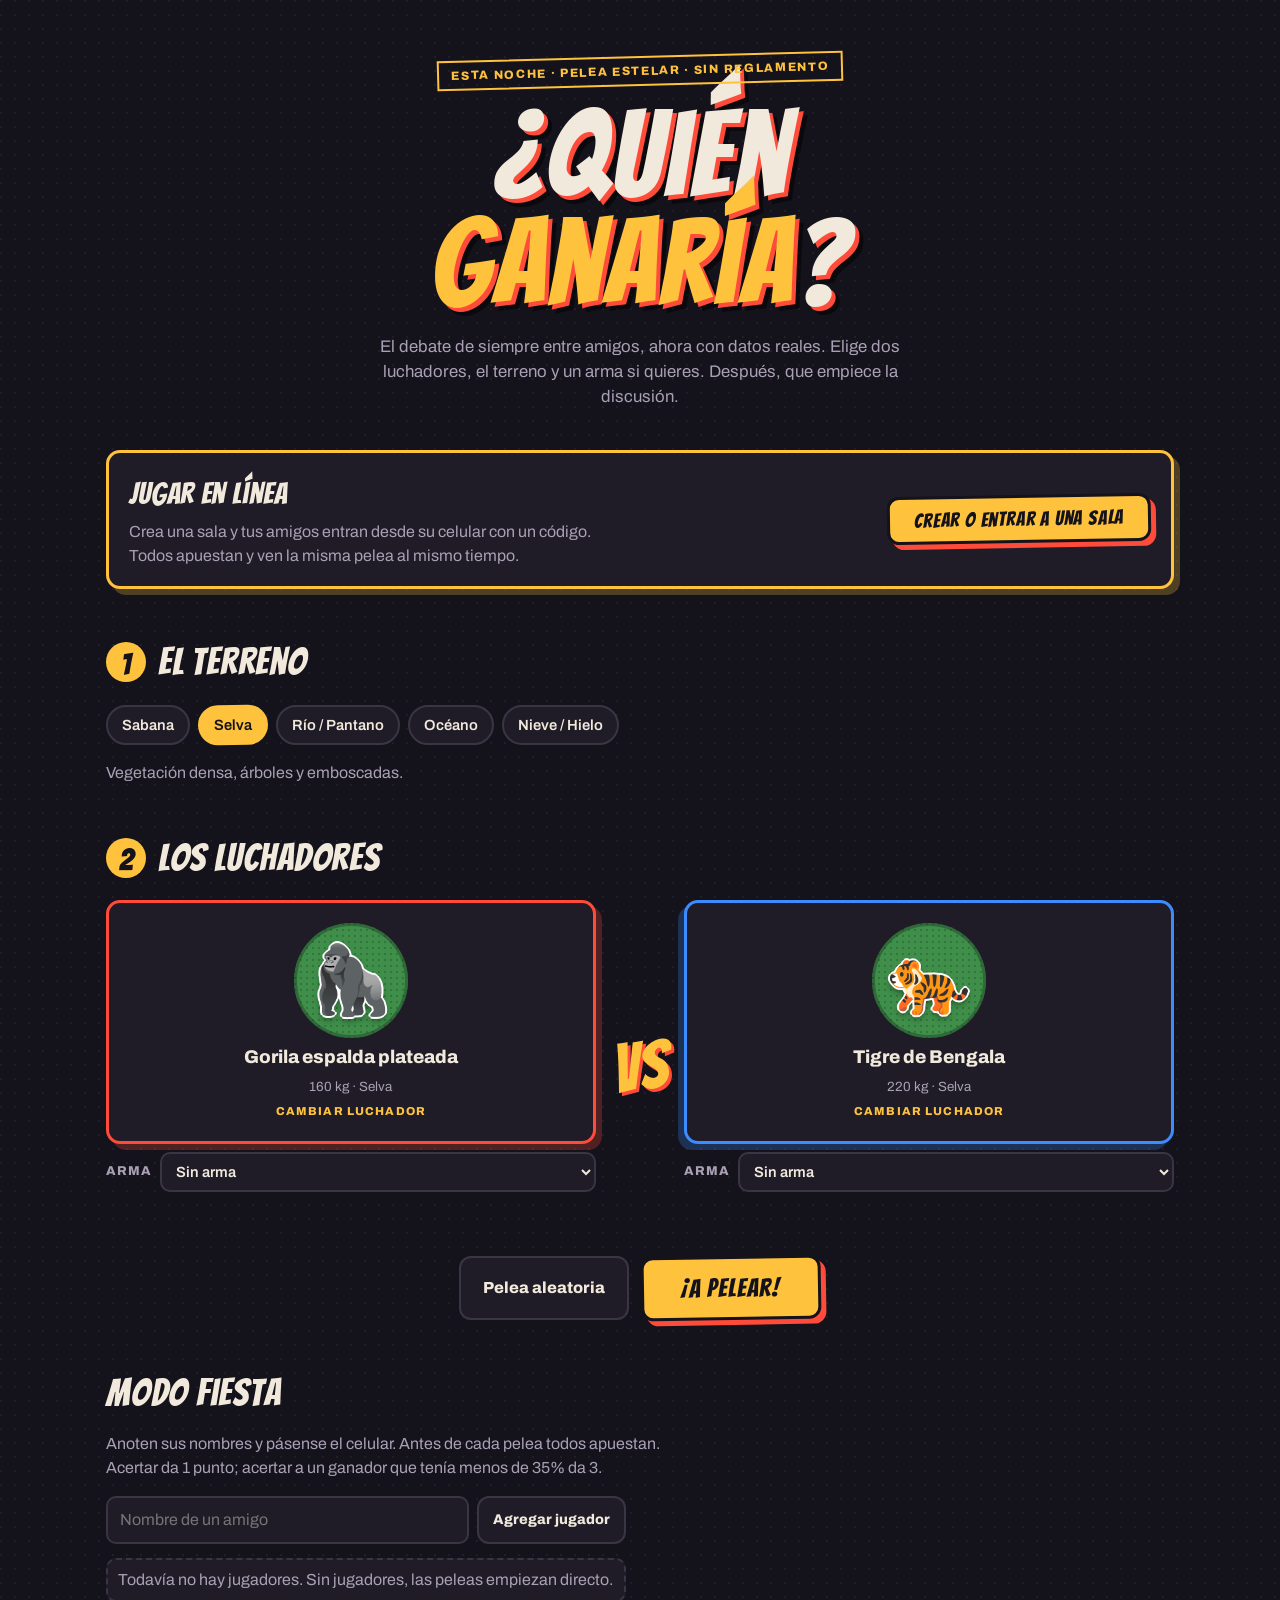
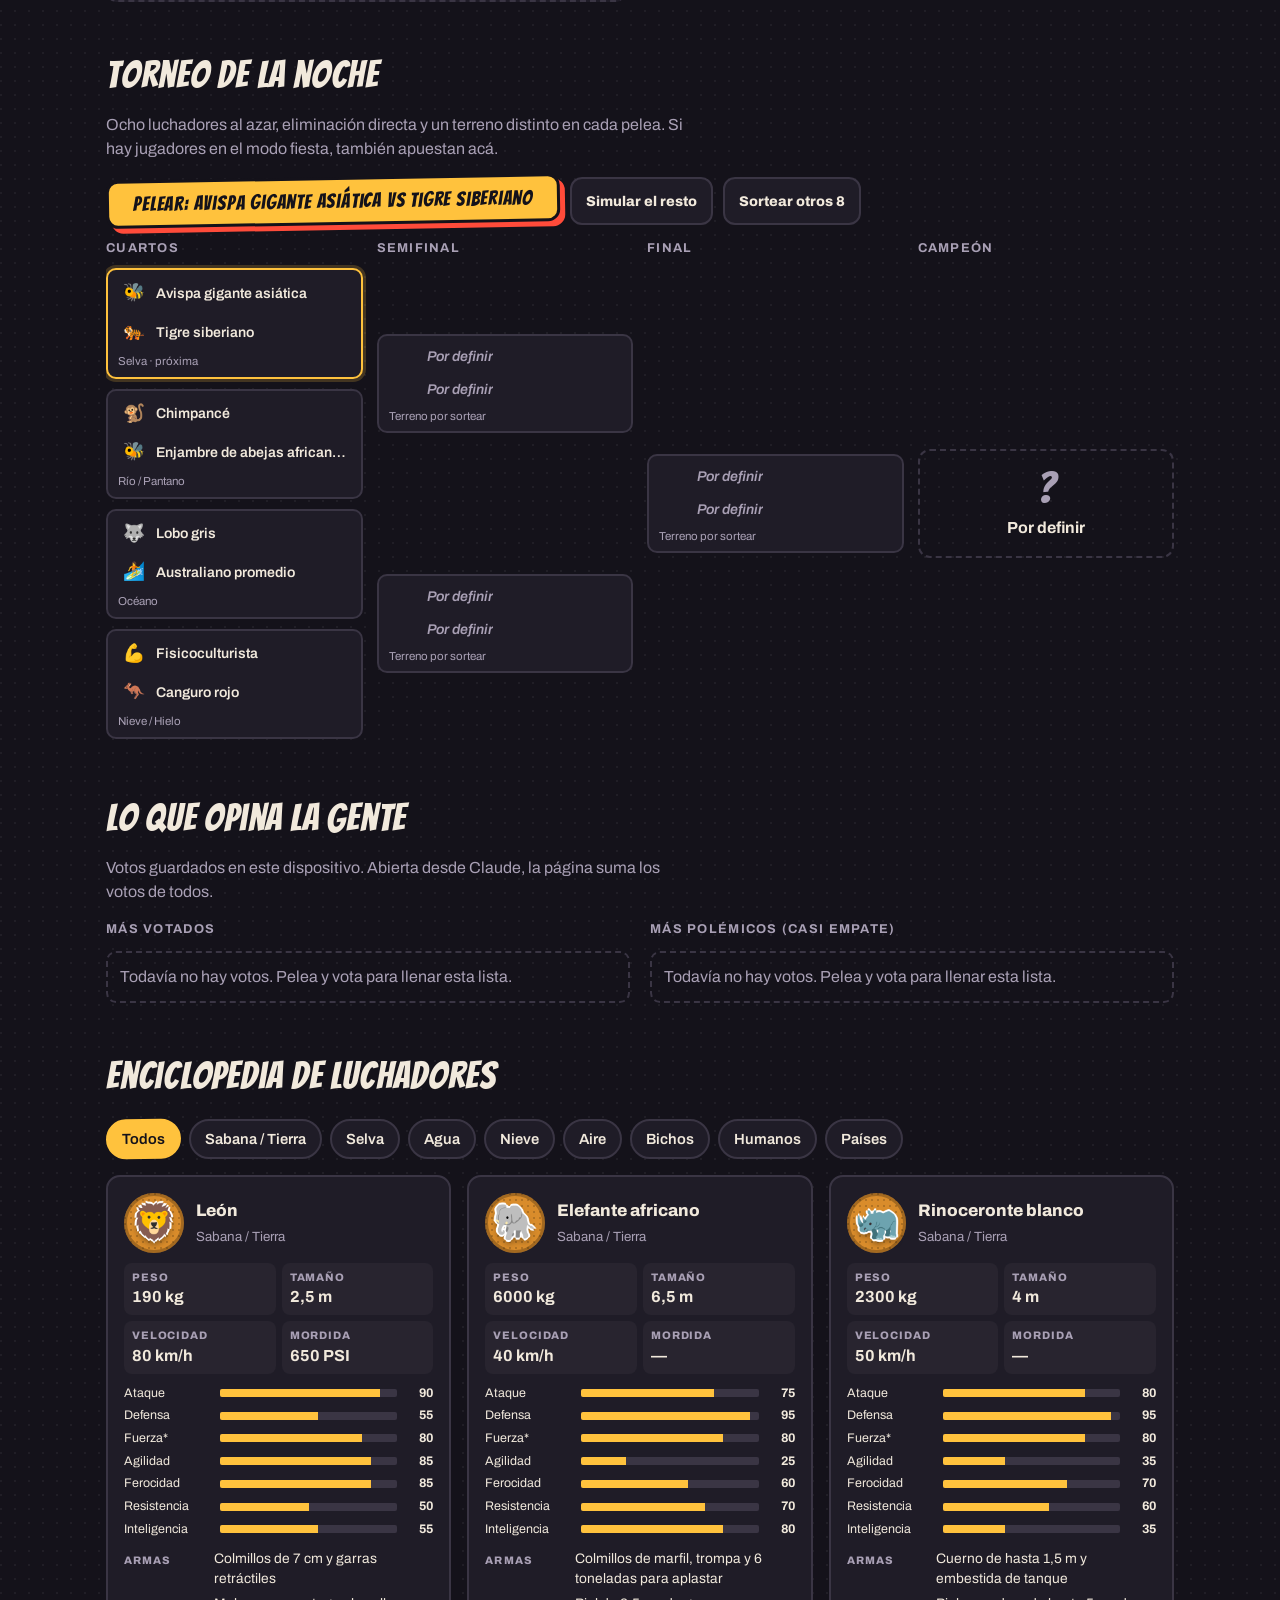
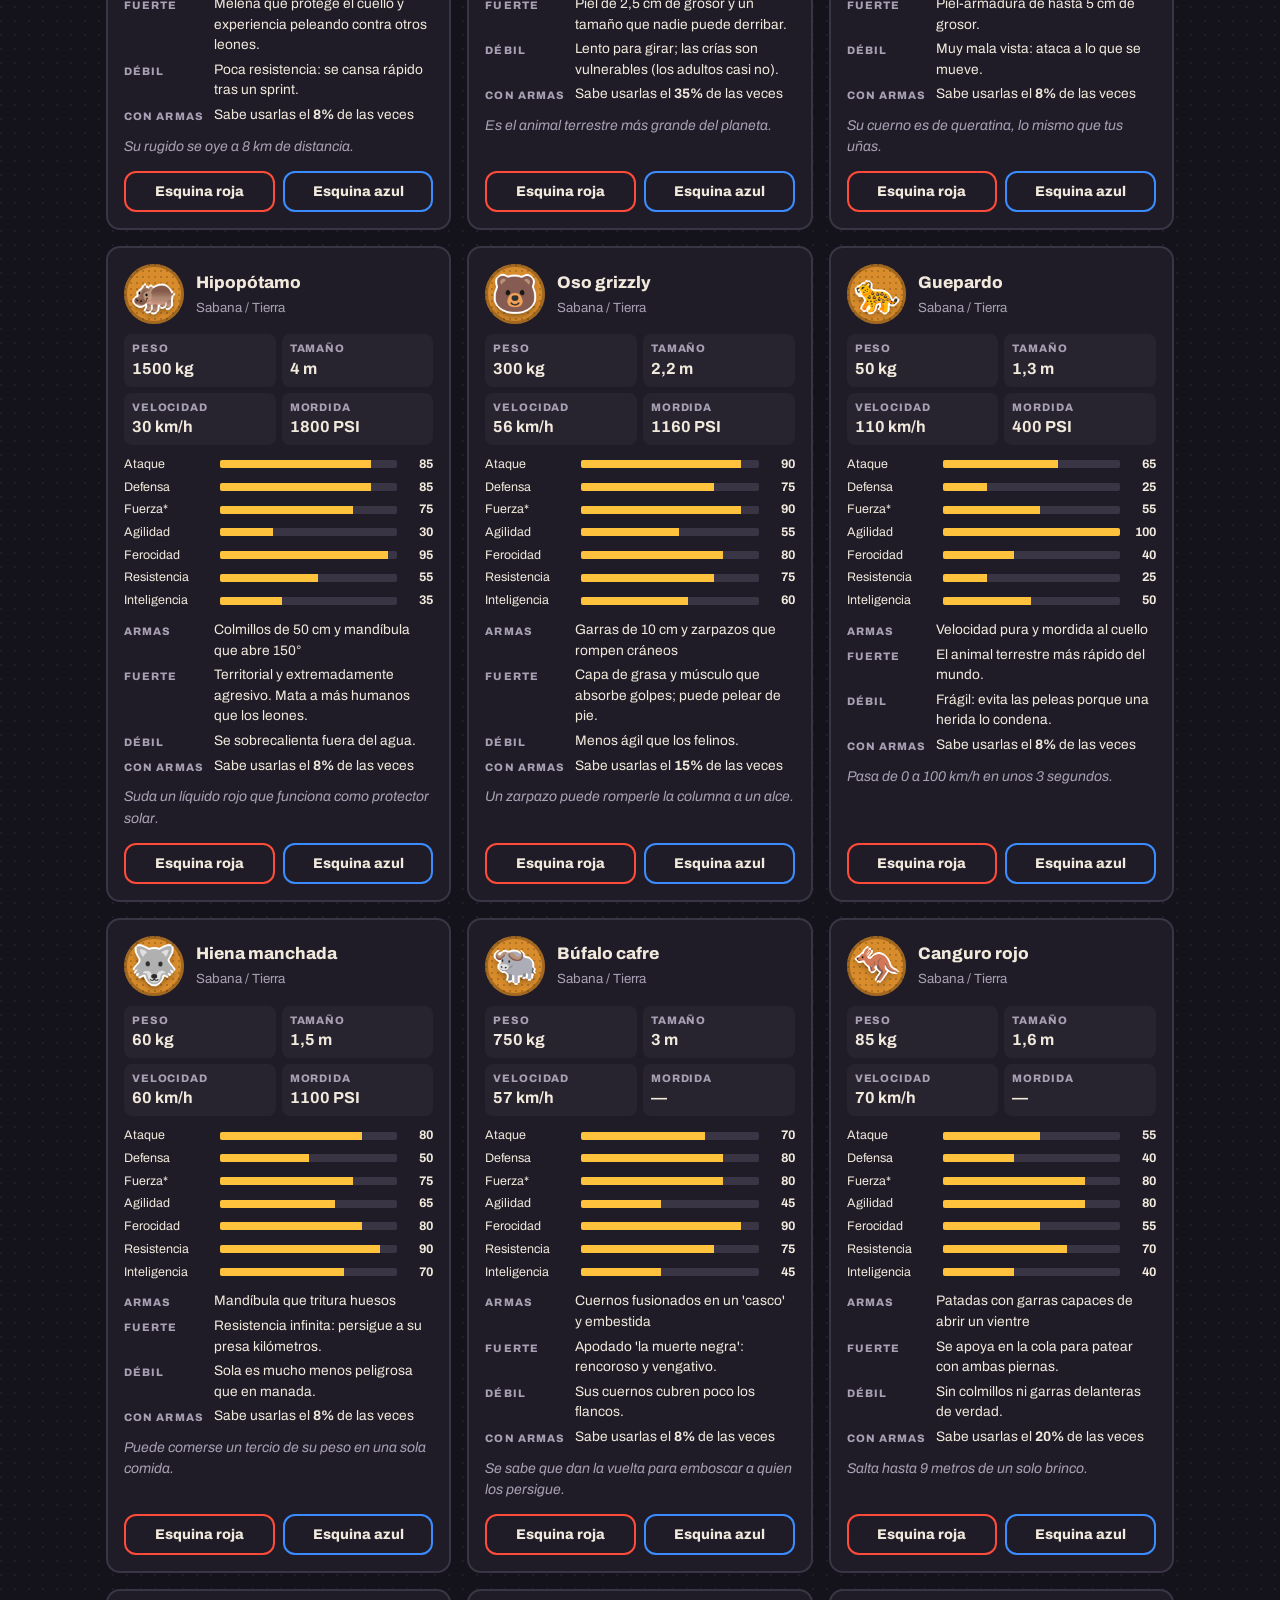
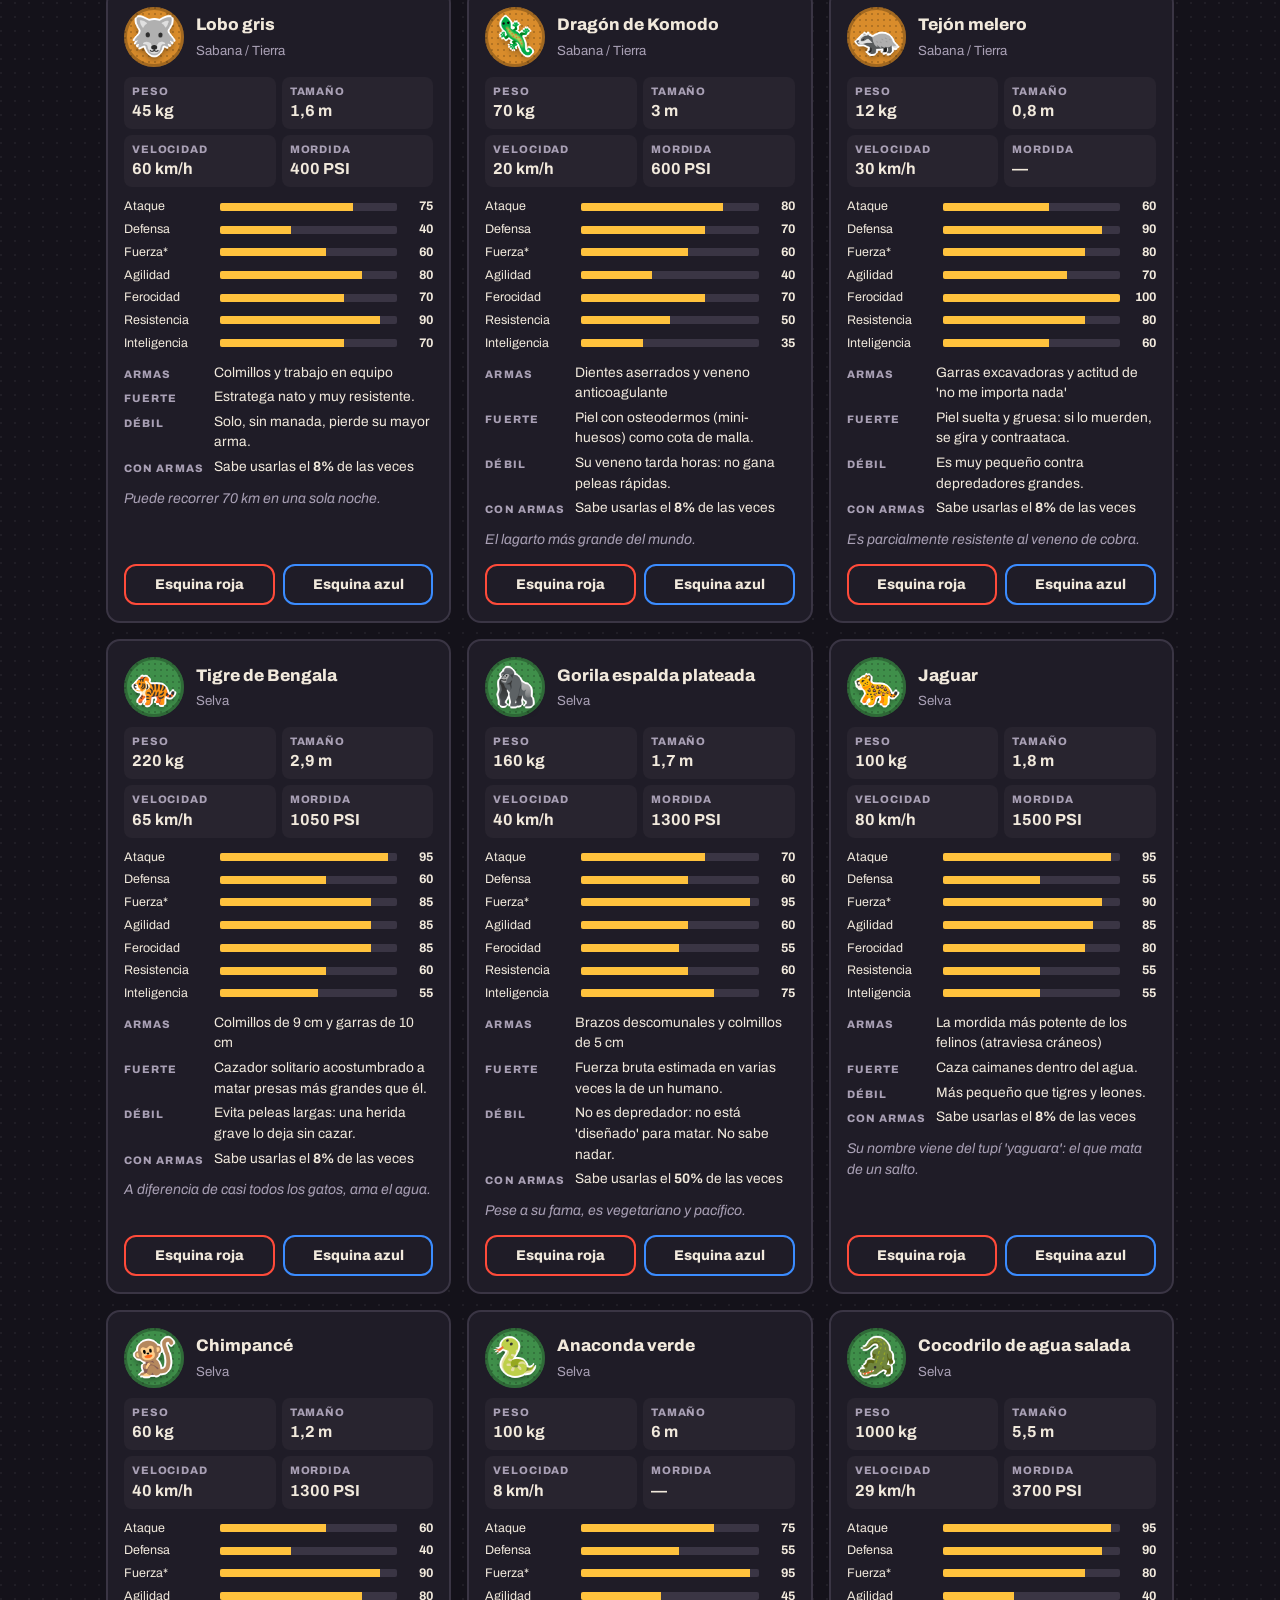
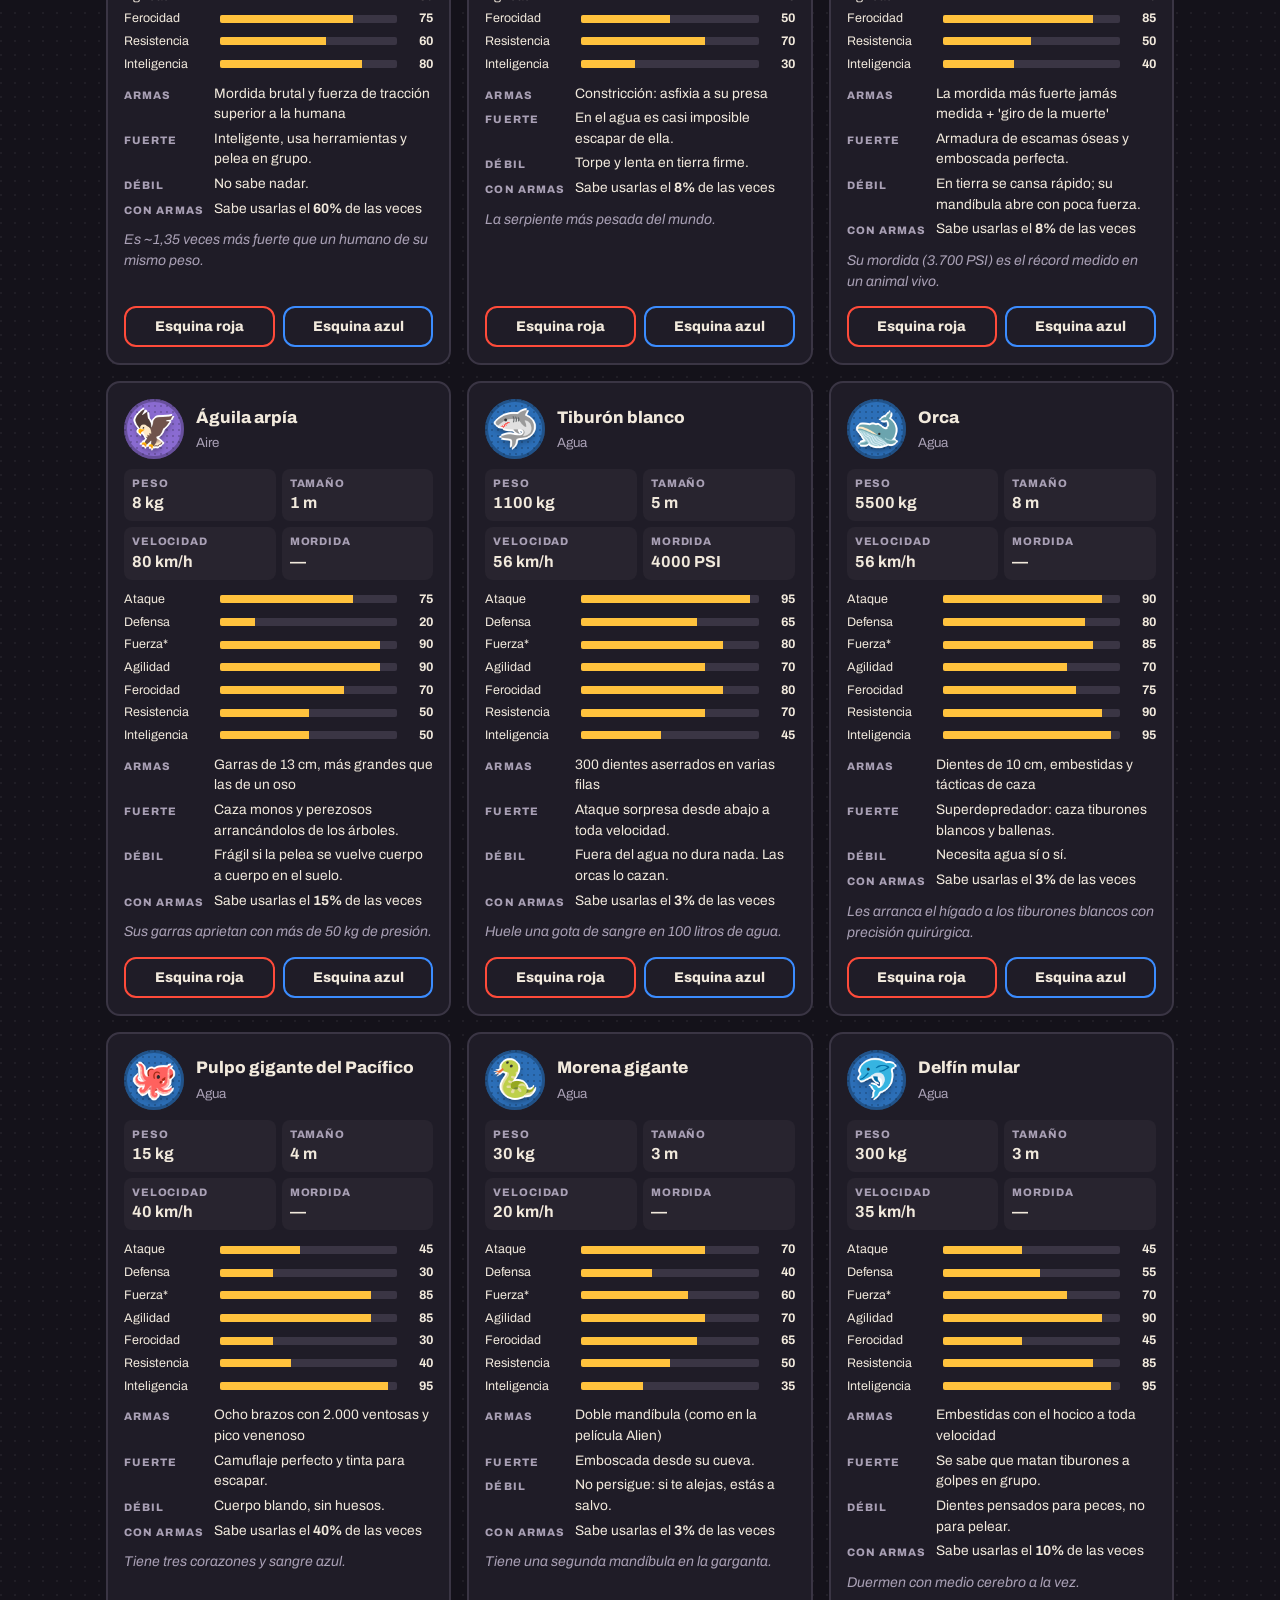
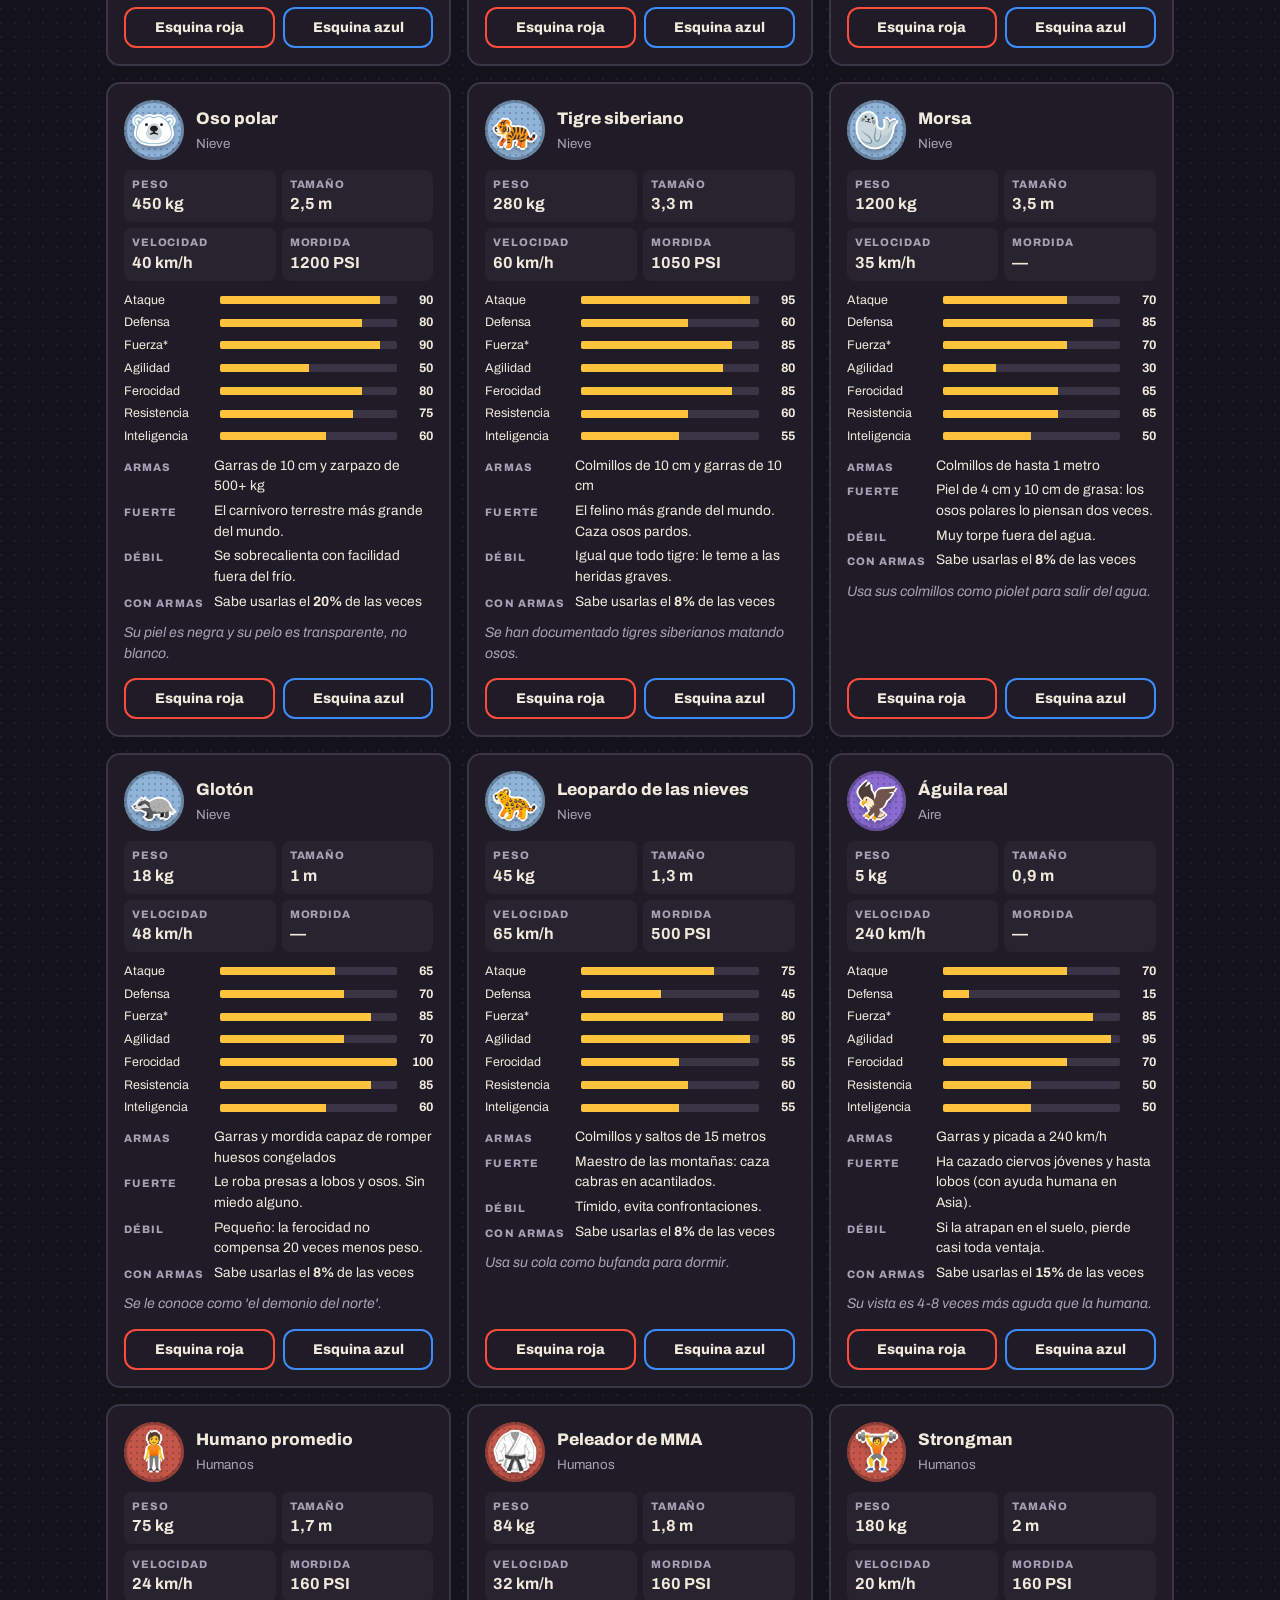
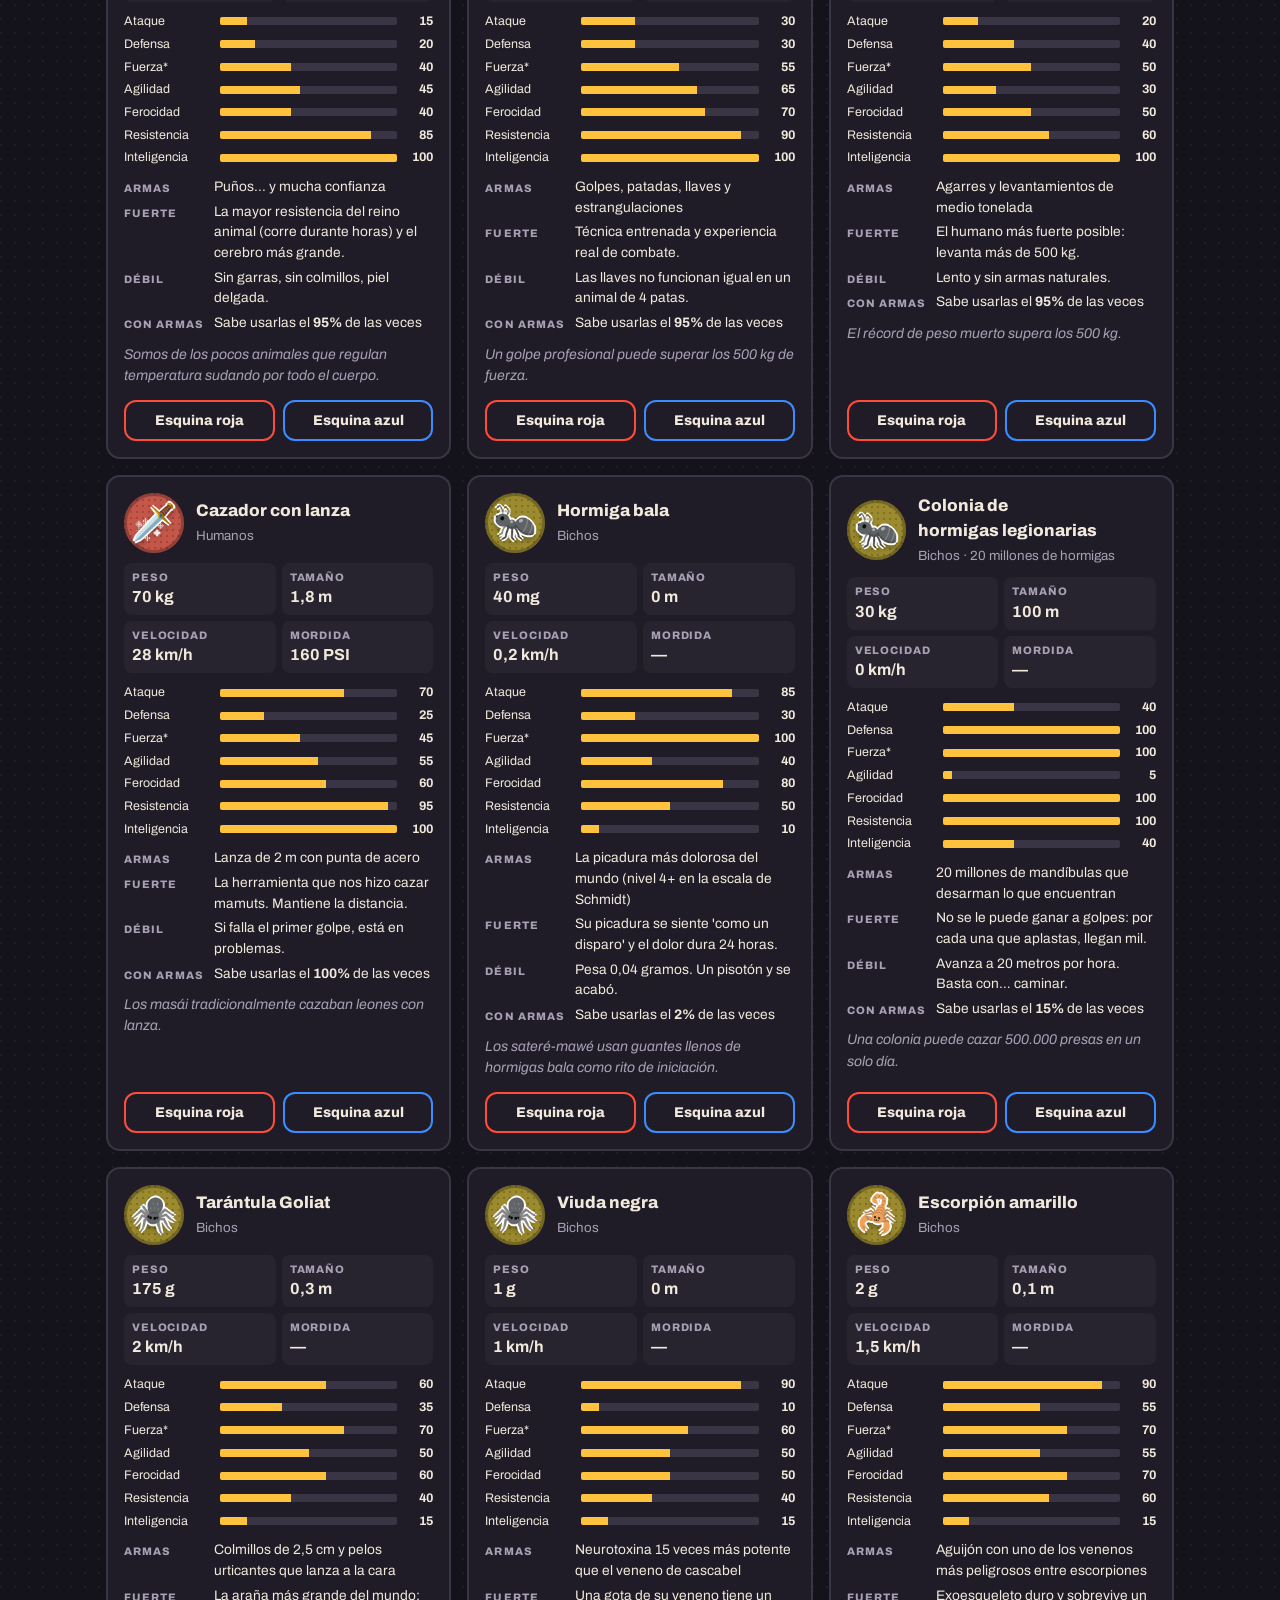
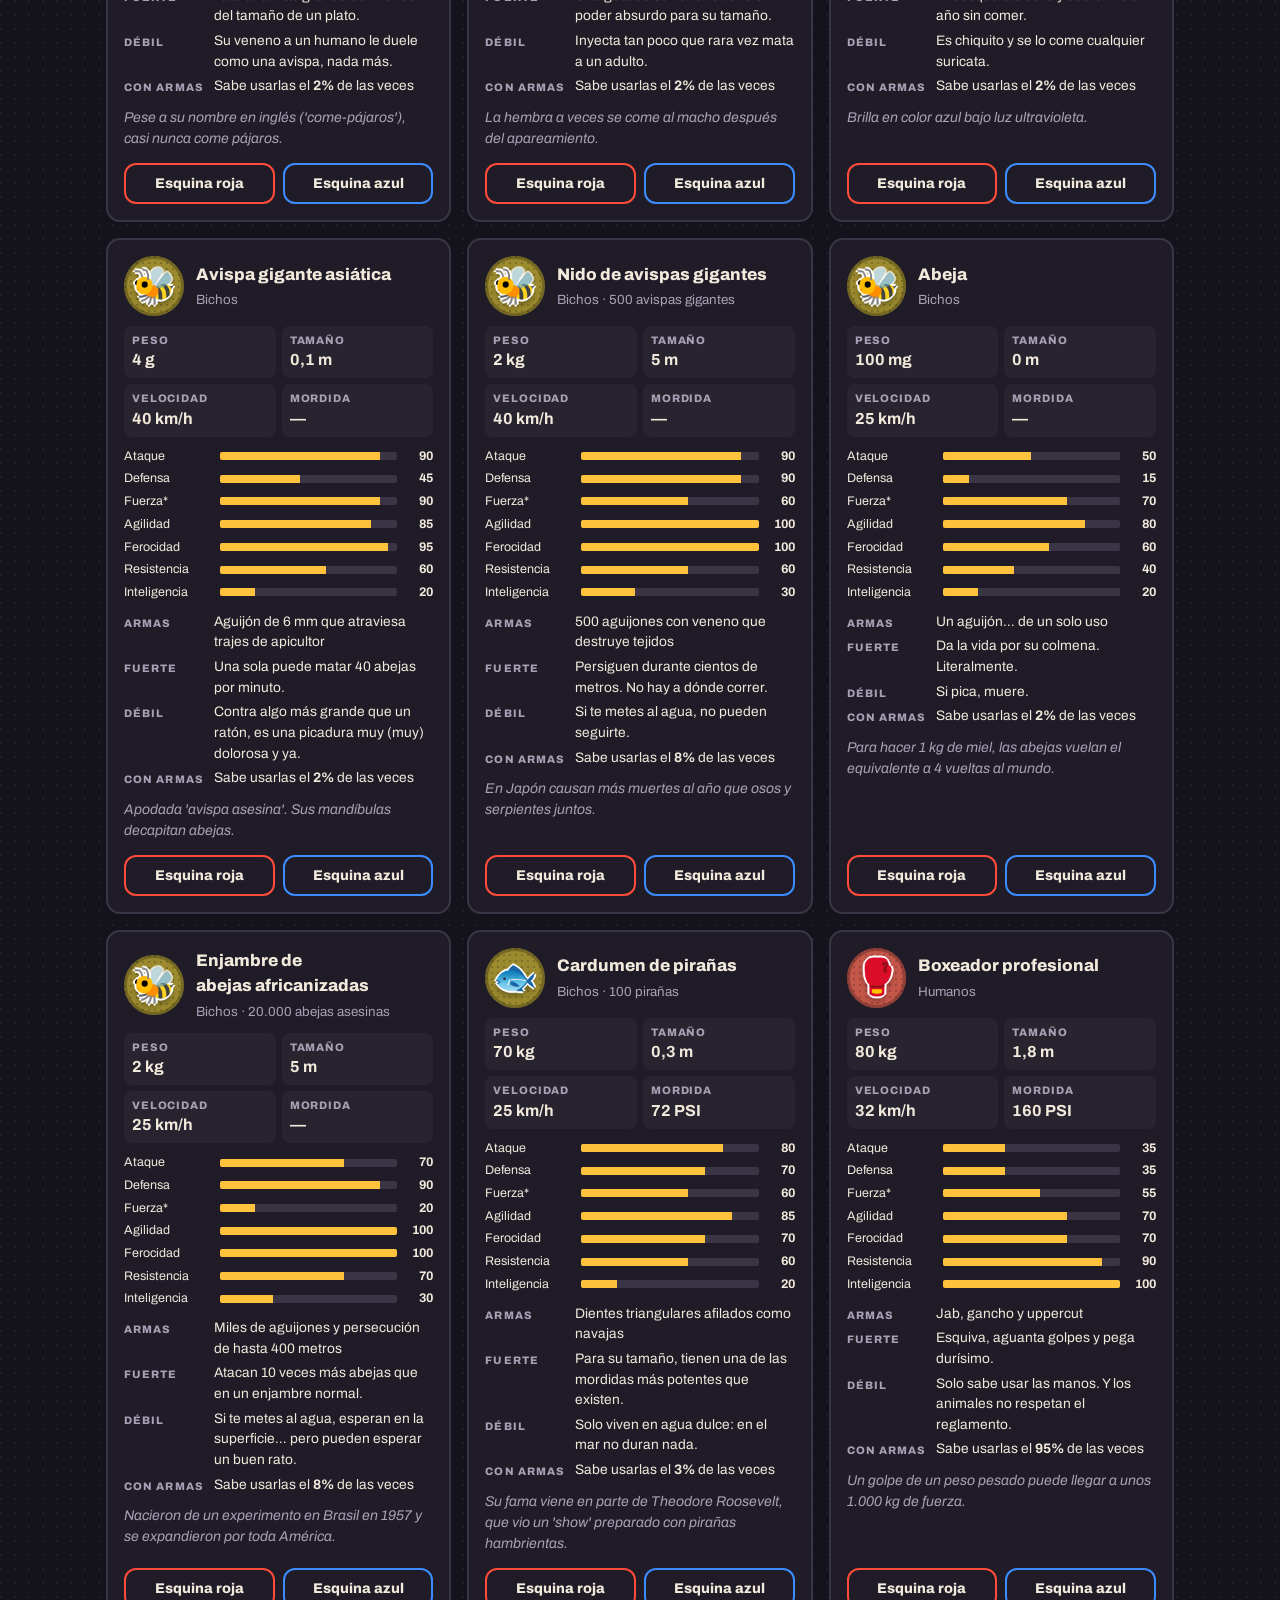
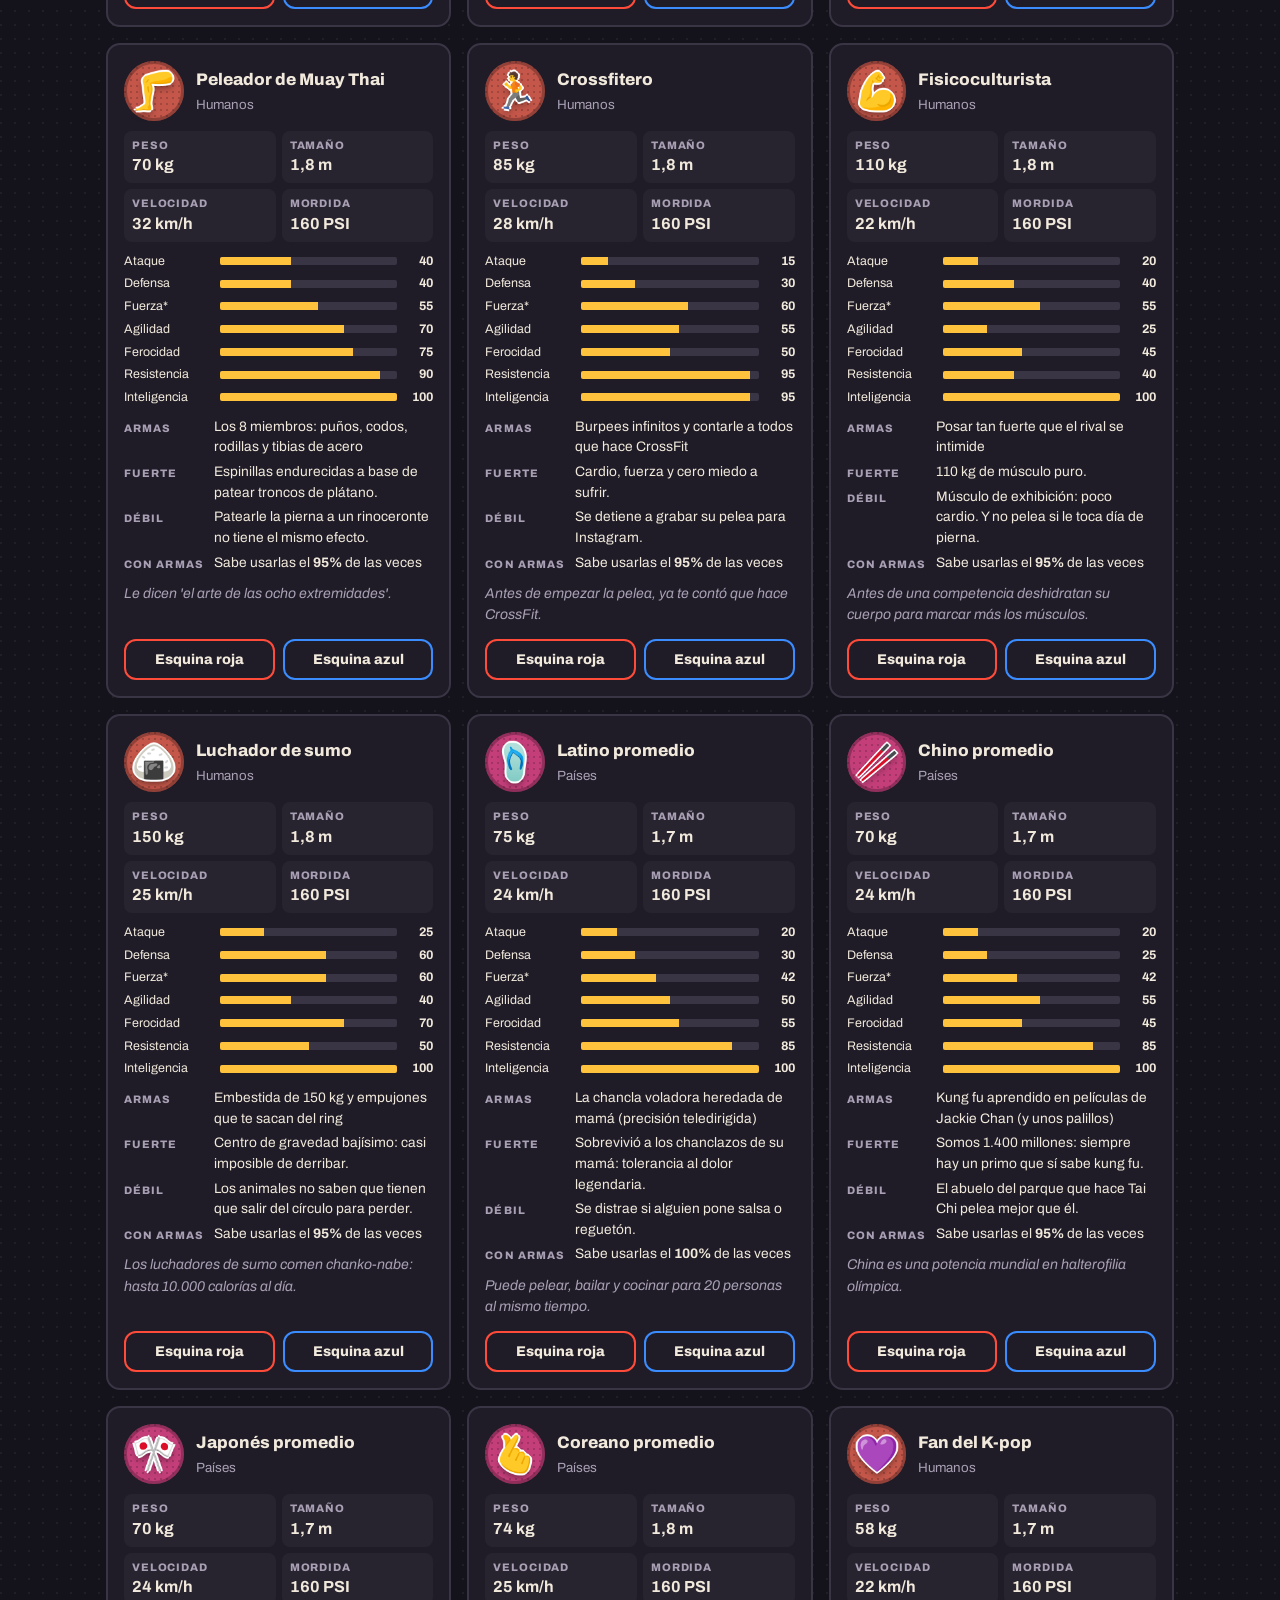
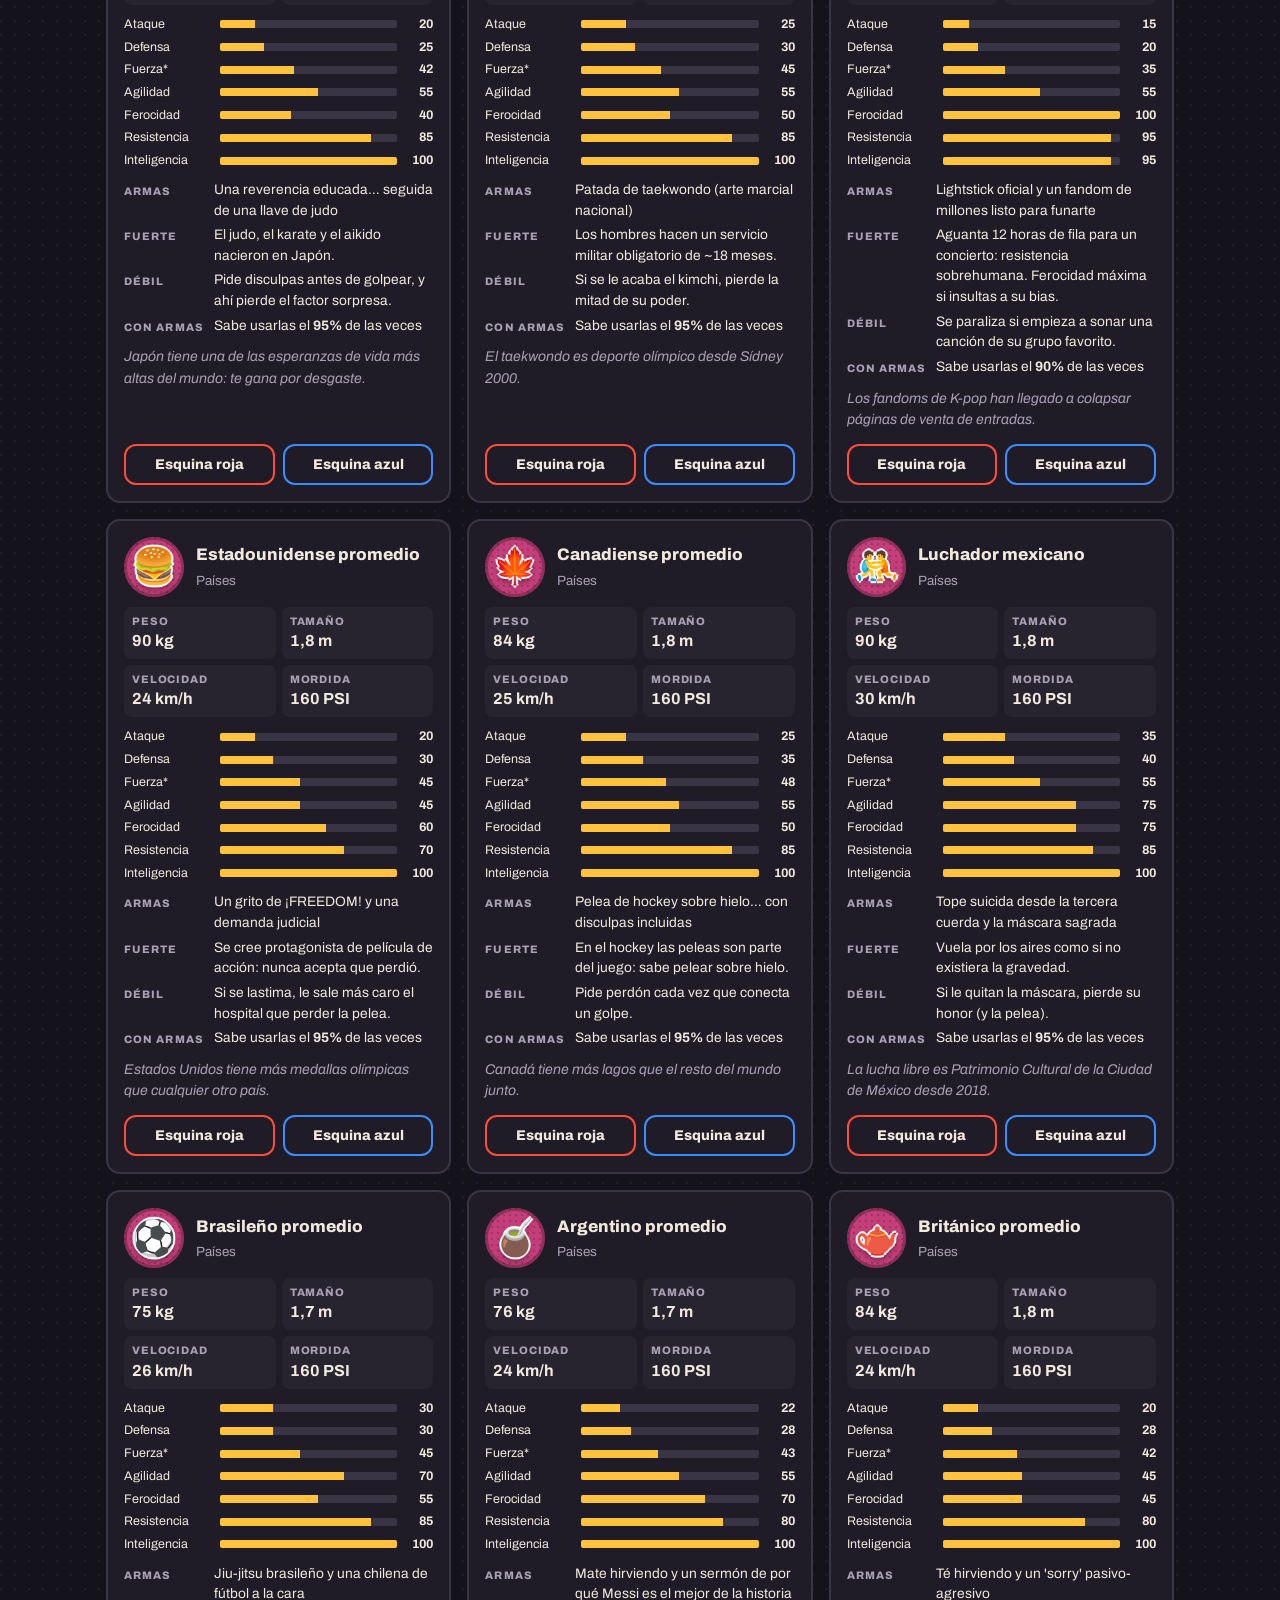
<file: index.html>
<!doctype html>
<html lang="es">
<head>
  <meta charset="utf-8" />
  <meta name="viewport" content="width=device-width, initial-scale=1" />
  <title>¿Quién Ganaría?</title>
  <meta name="description" content="El debate de siempre entre amigos: ¿quién ganaría en una pelea? Animales y humanos con estadísticas reales." />
  <link rel="preconnect" href="https://fonts.googleapis.com" />
  <link rel="preconnect" href="https://fonts.gstatic.com" crossorigin />
  <link href="https://fonts.googleapis.com/css2?family=Bangers&family=Archivo:wght@400;600;800;900&display=swap" rel="stylesheet" />
  <link rel="stylesheet" href="css/styles.css" />
</head>
<body>
  <header class="hero">
    <p class="eyebrow">Esta noche · Pelea estelar · Sin reglamento</p>
    <h1>¿Quién <span>ganaría</span>?</h1>
    <p class="lede">El debate de siempre entre amigos, ahora con datos reales. Elige dos luchadores, el terreno y un arma si quieres. Después, que empiece la discusión.</p>
  </header>

  <div class="online-wrap">
    <aside class="online-cta">
      <div>
        <h2>Jugar en línea</h2>
        <p>Crea una sala y tus amigos entran desde su celular con un código. Todos apuestan y ven la misma pelea al mismo tiempo.</p>
      </div>
      <a id="link-online" class="btn primary small" href="sala.html">Crear o entrar a una sala</a>
    </aside>
  </div>

  <main>
    <section class="arena-picker" aria-label="Elegir arena">
      <h2><span class="paso">1</span> El terreno</h2>
      <div id="arenas" class="chips"></div>
      <p id="arena-desc" class="muted"></p>
    </section>

    <section class="ring" aria-label="Luchadores">
      <h2><span class="paso">2</span> Los luchadores</h2>
      <div class="ring-grid">
        <div class="corner">
          <button class="slot" id="slot-a" data-side="a"></button>
          <label class="arma-pick">Arma <select id="arma-a" aria-label="Arma del luchador rojo"></select></label>
          <small class="arma-info" id="arma-info-a"></small>
        </div>
        <div class="vs">VS</div>
        <div class="corner">
          <button class="slot" id="slot-b" data-side="b"></button>
          <label class="arma-pick">Arma <select id="arma-b" aria-label="Arma del luchador azul"></select></label>
          <small class="arma-info" id="arma-info-b"></small>
        </div>
      </div>
      <div class="actions">
        <button id="btn-random" class="btn ghost">Pelea aleatoria</button>
        <button id="btn-fight" class="btn primary">¡A pelear!</button>
      </div>
    </section>

    <section id="result" class="result" hidden aria-live="polite"></section>

    <section class="compare" id="compare" hidden aria-label="Comparación de estadísticas"></section>

    <section class="fiesta" aria-labelledby="fiesta-titulo">
      <h2 id="fiesta-titulo">Modo fiesta</h2>
      <p class="muted intro">Anoten sus nombres y pásense el celular. Antes de cada pelea todos apuestan. Acertar da 1 punto; acertar a un ganador que tenía menos de 35% da 3.</p>
      <form id="fiesta-form" class="fiesta-form">
        <input id="fiesta-nombre" type="text" placeholder="Nombre de un amigo" maxlength="20" autocomplete="off" aria-label="Nombre del jugador" />
        <button class="btn small" type="submit">Agregar jugador</button>
      </form>
      <ol id="fiesta-tabla" class="tabla"></ol>
      <button id="fiesta-reset" class="btn ghost small" type="button" hidden>Poner puntos en cero</button>
    </section>

    <section class="torneo" aria-labelledby="torneo-titulo">
      <h2 id="torneo-titulo">Torneo de la noche</h2>
      <p class="muted intro">Ocho luchadores al azar, eliminación directa y un terreno distinto en cada pelea. Si hay jugadores en el modo fiesta, también apuestan acá.</p>
      <div class="torneo-acciones">
        <button id="torneo-siguiente" class="btn primary small" type="button">Siguiente pelea</button>
        <button id="torneo-rapido" class="btn ghost small" type="button">Simular el resto</button>
        <button id="torneo-nuevo" class="btn ghost small" type="button">Sortear otros 8</button>
      </div>
      <div class="bracket-scroll"><div id="bracket" class="bracket"></div></div>
      <div id="torneo-pelea" class="fight"></div>
    </section>

    <section class="opinion" aria-labelledby="opinion-titulo">
      <h2 id="opinion-titulo">Lo que opina la gente</h2>
      <p id="opinion-origen" class="muted intro"></p>
      <div id="opinion-listas" class="opinion-listas"></div>
    </section>

    <section class="roster-section" aria-label="Enciclopedia de luchadores">
      <h2>Enciclopedia de luchadores</h2>
      <div id="roster-filters" class="chips"></div>
      <div id="roster" class="roster"></div>
    </section>
  </main>

  <dialog id="picker">
    <form method="dialog" class="picker-head">
      <h3 id="picker-title">Elige un luchador</h3>
      <button class="close" aria-label="Cerrar">✕</button>
    </form>
    <input id="picker-search" type="search" placeholder="Buscar… (ej: oso, tigre)" autocomplete="off" />
    <div id="picker-filters" class="chips small"></div>
    <div id="picker-list" class="picker-list"></div>
  </dialog>

  <footer>
    <p>Pesos, velocidades y fuerza de mordida son datos reales aproximados. Los atributos 0-100 son estimaciones para el juego.
    Los humanos de distintos países son, en el fondo, el mismo humano: solo cambian la altura y el peso promedio… y los chistes.
    Esto es entretenimiento: ningún animal (ni fan del K-pop) fue lastimado en la creación de esta web.</p>
  </footer>

  <script src="js/data.js"></script>
  <script src="js/engine.js"></script>
  <script src="js/armas.js"></script>
  <script src="js/golpes.js"></script>
  <script src="js/fight.js"></script>
  <script src="js/votos.js"></script>
  <script src="js/fiesta.js"></script>
  <script src="js/torneo.js"></script>
  <script src="js/app.js"></script>
</body>
</html>
</file>
<file: css/styles.css>
/*
 * ¿Quién ganaría? — estética de cartel de pelea / cómic.
 * Diseño de un solo tema (oscuro) a propósito: todos los colores están definidos explícitamente.
 */
:root {
  color-scheme: dark;
  --ink: #14121a;
  --surface: #1f1c27;
  --surface-2: #28242f;
  --line: #3a3544;
  --bone: #f1e9dc;
  --muted: #a9a0b5;
  --paper: #fff3d1;
  --red: #ff4b3a;
  --blue: #3b8cff;
  --mustard: #ffc23d;
  --green: #45d483;
  --display: "Bangers", "Impact", "Arial Black", sans-serif;
  --body: "Archivo", "Helvetica Neue", Arial, sans-serif;
  --radius: 14px;
  --sticker: drop-shadow(2px 0 0 #fff) drop-shadow(-2px 0 0 #fff) drop-shadow(0 2px 0 #fff) drop-shadow(0 -2px 0 #fff)
    drop-shadow(0 6px 6px rgba(0, 0, 0, 0.45));
}

* { box-sizing: border-box; }
[hidden] { display: none !important; }
html { scroll-behavior: smooth; }
body {
  margin: 0;
  font-family: var(--body);
  font-size: 16px;
  background:
    radial-gradient(circle at 1px 1px, rgba(255, 255, 255, 0.05) 1px, transparent 1.5px) 0 0 / 14px 14px,
    var(--ink);
  color: var(--bone);
  line-height: 1.5;
}
main { max-width: 1100px; margin: 0 auto; padding: 0 16px 56px; }
h1, h2, h3, .vs, .tag, .banner, .hud-vs { font-family: var(--display); font-weight: 400; letter-spacing: 0.02em; text-wrap: balance; }
h2 { font-size: clamp(1.8rem, 4vw, 2.4rem); margin: 44px 0 14px; color: var(--bone); display: flex; align-items: center; gap: 12px; }
h3 { margin: 0; }
h4 { font-size: 0.8rem; text-transform: uppercase; letter-spacing: 0.1em; color: var(--muted); margin: 0 0 12px; }
.muted { color: var(--muted); }
.small { font-size: 0.85rem; }
button:focus-visible, select:focus-visible, input:focus-visible { outline: 3px solid var(--mustard); outline-offset: 2px; }

.paso {
  display: inline-grid; place-items: center; width: 1.3em; height: 1.3em; border-radius: 50%;
  background: var(--mustard); color: var(--ink); font-size: 0.8em;
}

/* ── hero ── */
.hero { text-align: center; padding: 56px 16px 12px; max-width: 760px; margin: 0 auto; }
.eyebrow {
  display: inline-block; margin: 0 0 14px; padding: 4px 12px; border: 2px solid var(--mustard); color: var(--mustard);
  font-size: 0.75rem; font-weight: 800; letter-spacing: 0.14em; text-transform: uppercase; transform: rotate(-1.5deg);
}
.hero h1 {
  font-size: clamp(3.6rem, 13vw, 7.5rem); margin: 0; line-height: 0.9; color: var(--bone);
  text-shadow: 4px 4px 0 var(--red), 8px 8px 0 rgba(0, 0, 0, 0.5);
}
.hero h1 span { color: var(--mustard); }
.lede { color: var(--muted); max-width: 58ch; margin: 18px auto 0; font-size: 1.05rem; }

/* ── chips ── */
.chips { display: flex; flex-wrap: wrap; gap: 8px; }
.chip {
  border: 2px solid var(--line); background: var(--surface); color: var(--bone);
  padding: 7px 14px; border-radius: 999px; cursor: pointer; font: inherit; font-size: 0.92rem; font-weight: 600;
  transition: border-color 0.15s, transform 0.15s;
}
.chip:hover { border-color: var(--mustard); }
.chip.active { background: var(--mustard); color: var(--ink); border-color: var(--mustard); transform: rotate(-1deg); }
.chips.small .chip { padding: 5px 10px; font-size: 0.82rem; }

/* ── stickers (los luchadores) ── */
.big-emoji {
  display: inline-grid; place-items: center; font-size: 3rem; line-height: 1; width: 1.7em; height: 1.7em;
  border-radius: 50%; flex-shrink: 0; filter: none;
  background: radial-gradient(circle at 1px 1px, rgba(0, 0, 0, 0.18) 1px, transparent 1.5px) 0 0 / 6px 6px, var(--badge, var(--surface-2));
  box-shadow: inset 0 0 0 3px rgba(0, 0, 0, 0.25);
  text-shadow: 2px 0 0 #fff, -2px 0 0 #fff, 0 2px 0 #fff, 0 -2px 0 #fff, 0 4px 6px rgba(0, 0, 0, 0.4);
}
.cat-sabana { --badge: #d98c2b; }
.cat-selva { --badge: #3f8f4a; }
.cat-agua { --badge: #2c6fb8; }
.cat-nieve { --badge: #8fb3d9; }
.cat-aire { --badge: #8a6bd1; }
.cat-bichos { --badge: #9b8a2e; }
.cat-humano { --badge: #c4574a; }
.cat-paises { --badge: #c43f7a; }

/* ── ring ── */
.ring-grid { display: grid; grid-template-columns: 1fr auto 1fr; gap: 16px; align-items: stretch; }
.corner { display: flex; flex-direction: column; gap: 8px; min-width: 0; }
.slot {
  flex: 1; display: flex; flex-direction: column; align-items: center; justify-content: center; gap: 6px;
  background: var(--surface); color: var(--bone); font: inherit;
  border: 3px solid var(--red); border-radius: var(--radius); padding: 20px 12px; cursor: pointer; min-width: 0;
  box-shadow: 6px 6px 0 rgba(255, 75, 58, 0.25); transition: transform 0.15s, box-shadow 0.15s;
}
#slot-b { border-color: var(--blue); box-shadow: -6px 6px 0 rgba(59, 140, 255, 0.25); }
.slot:hover { transform: translateY(-3px) rotate(-0.5deg); }
.slot .big-emoji { font-size: clamp(2.8rem, 10vw, 4.2rem); }
.slot strong { font-size: 1.15rem; text-align: center; font-weight: 800; }
.slot small { color: var(--muted); text-align: center; }
.slot em { font-style: normal; font-size: 0.72rem; font-weight: 800; letter-spacing: 0.1em; text-transform: uppercase; color: var(--mustard); }
.vs {
  align-self: center; font-size: clamp(2.4rem, 7vw, 4.2rem); color: var(--mustard);
  text-shadow: 3px 3px 0 var(--red); transform: rotate(-6deg);
}
.arma-pick { display: flex; align-items: center; gap: 8px; font-size: 0.8rem; font-weight: 800; text-transform: uppercase; letter-spacing: 0.08em; color: var(--muted); }
.arma-pick select {
  flex: 1; min-width: 0; padding: 9px 10px; border-radius: 10px; border: 2px solid var(--line);
  background: var(--surface); color: var(--bone); font: inherit; font-size: 0.92rem; font-weight: 600; text-transform: none; letter-spacing: 0;
}
.arma-info { display: flex; flex-direction: column; gap: 2px; min-height: 2.6em; font-size: 0.82rem; text-align: center; }
.arma-info .uso { font-weight: 800; }
.arma-info .uso.alto { color: var(--green); }
.arma-info .uso.medio { color: var(--mustard); }
.arma-info .uso.bajo { color: var(--red); }
.arma-info .impacto { color: var(--muted); font-variant-numeric: tabular-nums; }
.arma-info .impacto b { color: var(--bone); }
.actions { display: flex; gap: 12px; justify-content: center; margin-top: 22px; flex-wrap: wrap; }

.btn {
  font: inherit; font-weight: 800; border-radius: 12px; padding: 12px 22px; cursor: pointer;
  border: 2px solid var(--line); background: var(--surface); color: var(--bone); transition: transform 0.12s, border-color 0.12s;
}
.btn:active { transform: translateY(2px); }
.btn.small { padding: 8px 14px; font-size: 0.88rem; }
.btn.primary {
  font-family: var(--display); font-weight: 400; letter-spacing: 0.04em; font-size: 1.6rem; padding: 10px 38px;
  background: var(--mustard); color: var(--ink); border: 3px solid var(--ink);
  box-shadow: 5px 5px 0 var(--red); transform: rotate(-1deg);
}
.btn.primary.small { font-size: 1.25rem; padding: 6px 24px; }
.btn.primary:hover { transform: rotate(-1deg) translate(-2px, -2px); box-shadow: 7px 7px 0 var(--red); }
.btn.ghost:hover { border-color: var(--mustard); }
.vote-a { border-color: var(--red); }
.vote-b { border-color: var(--blue); }
.vote-a:hover { background: rgba(255, 75, 58, 0.14); }
.vote-b:hover { background: rgba(59, 140, 255, 0.14); }

/* ── resultado ── */
.result { margin-top: 32px; scroll-margin-top: 16px; }
.analysis {
  display: grid; gap: 24px; grid-template-columns: 1.2fr 1fr; margin-top: 24px; padding: 24px;
  background: var(--surface); border: 2px solid var(--line); border-radius: var(--radius);
}
.pop { animation: pop 0.4s ease-out; }
@keyframes pop { from { transform: translateY(8px); opacity: 0.4; } to { transform: none; opacity: 1; } }
.verdict { grid-column: 1 / -1; }
.tag {
  display: inline-block; background: var(--mustard); color: var(--ink); padding: 3px 12px 1px; font-size: 1.25rem;
  margin: 0 0 14px; transform: rotate(-1deg);
}
.winner { display: flex; gap: 18px; align-items: center; }
.winner .big-emoji { font-size: 3.2rem; }
.winner small { color: var(--muted); text-transform: uppercase; letter-spacing: 0.12em; font-size: 0.72rem; font-weight: 800; }
.winner h3 { font-size: clamp(2rem, 5vw, 2.8rem); line-height: 1; }
.winner p { margin: 4px 0 0; }
.prob { display: flex; align-items: center; gap: 10px; margin-top: 18px; font-weight: 800; white-space: nowrap; font-variant-numeric: tabular-nums; }
.prob-bar { flex: 1; height: 16px; border-radius: 4px; overflow: hidden; display: flex; background: var(--line); border: 2px solid var(--ink); transform: skewX(-12deg); }
.prob-bar i { display: block; height: 100%; transition: width 0.8s ease-out; }
.prob-bar .pa { background: var(--red); }
.prob-bar .pb { background: var(--blue); }
.reasons ul { margin: 0; padding: 0; list-style: none; display: grid; gap: 8px; }
.reasons li { padding: 9px 12px; border-left: 4px solid var(--muted); background: var(--surface-2); border-radius: 0 8px 8px 0; font-size: 0.95rem; }
.reasons li.fav-a { border-color: var(--red); }
.reasons li.fav-b { border-color: var(--blue); }
.vote-btns { display: flex; flex-direction: column; gap: 8px; margin-bottom: 10px; }

/* ── cara a cara ── */
.compare { margin-top: 24px; background: var(--surface); border: 2px solid var(--line); border-radius: var(--radius); padding: 8px 20px 20px; }
.compare h2 { margin-top: 16px; }
.compare table { width: 100%; border-collapse: collapse; table-layout: fixed; font-variant-numeric: tabular-nums; }
.compare th, .compare td { padding: 8px 6px; border-bottom: 1px solid var(--line); }
.compare tbody th { text-align: center; font-weight: 600; color: var(--muted); width: 30%; font-size: 0.85rem; }
.compare tbody th small { color: var(--bone); }
.compare td:first-child { text-align: right; }
.compare td.win { color: var(--mustard); font-weight: 800; }
.compare .ta { text-align: right; color: var(--red); }
.compare .tb { text-align: left; color: var(--blue); }
.armas { display: grid; grid-template-columns: 1fr 1fr; gap: 12px; margin-top: 12px; }
.armas p { margin: 0; }

/* ── barras ── */
.bar { height: 8px; background: var(--line); border-radius: 2px; overflow: hidden; }
.bar i { display: block; height: 100%; background: var(--blue); }
.bar.rev { transform: scaleX(-1); }
.bar.rev i { background: var(--red); }
.bar-row { display: grid; grid-template-columns: 88px 1fr 28px; align-items: center; gap: 8px; font-size: 0.78rem; font-variant-numeric: tabular-nums; }
.bar-row .bar i { background: var(--mustard); }
.bar-row b { text-align: right; }

/* ── enciclopedia ── */
.roster { display: grid; grid-template-columns: repeat(auto-fill, minmax(270px, 1fr)); gap: 16px; margin-top: 16px; }
.card { background: var(--surface); border: 2px solid var(--line); border-radius: var(--radius); padding: 16px; display: flex; flex-direction: column; gap: 10px; }
.card header { display: flex; gap: 12px; align-items: center; }
.card h3 { font-family: var(--body); font-weight: 800; font-size: 1.05rem; letter-spacing: 0; }
.card small { color: var(--muted); }
.card .big-emoji { font-size: 2.2rem; }
.card p { margin: 0; font-size: 0.88rem; }
.ficha { margin: 0; display: grid; grid-template-columns: auto 1fr; gap: 4px 10px; font-size: 0.86rem; }
.ficha dt { font-size: 0.68rem; font-weight: 800; letter-spacing: 0.1em; text-transform: uppercase; color: var(--muted); padding-top: 3px; }
.ficha dd { margin: 0; }
.card .dato { color: var(--muted); font-style: italic; }
.bars { display: grid; gap: 4px; }
.facts { list-style: none; padding: 0; margin: 0; display: grid; grid-template-columns: 1fr 1fr; gap: 6px; font-variant-numeric: tabular-nums; }
.facts li { background: var(--surface-2); border-radius: 8px; padding: 6px 8px; display: flex; flex-direction: column; }
.facts span { font-size: 0.68rem; font-weight: 800; letter-spacing: 0.08em; text-transform: uppercase; color: var(--muted); }
.card-actions { display: flex; gap: 8px; margin-top: auto; padding-top: 4px; }
.card-actions .btn { flex: 1; }

/* ── selector ── */
dialog {
  background: var(--surface); color: var(--bone); border: 2px solid var(--line); border-radius: var(--radius);
  width: min(720px, calc(100vw - 32px)); max-height: 85vh; padding: 16px; display: none; overflow: hidden;
}
dialog[open] { display: flex; flex-direction: column; gap: 12px; }
dialog::backdrop { background: rgba(10, 8, 14, 0.75); backdrop-filter: blur(3px); }
.picker-head { display: flex; justify-content: space-between; align-items: center; margin: 0; }
.picker-head h3 { font-size: 1.8rem; }
.close { background: none; border: none; color: var(--bone); font-size: 1.4rem; cursor: pointer; }
#picker-search {
  width: 100%; padding: 12px 14px; border-radius: 10px; border: 2px solid var(--line);
  background: var(--ink); color: var(--bone); font: inherit;
}
.picker-list { overflow-y: auto; min-height: 0; display: grid; grid-template-columns: repeat(auto-fill, minmax(140px, 1fr)); gap: 10px; }
.pick {
  display: flex; flex-direction: column; align-items: center; gap: 4px; padding: 12px 8px;
  background: var(--surface-2); color: var(--bone); border: 2px solid var(--line); border-radius: 12px; cursor: pointer; font: inherit;
}
.pick span { font-size: 2.4rem; line-height: 1.1; text-shadow: 2px 0 0 #fff, -2px 0 0 #fff, 0 2px 0 #fff, 0 -2px 0 #fff; }
.pick strong { font-size: 0.88rem; text-align: center; }
.pick small { color: var(--muted); }
.pick:hover:not(:disabled) { border-color: var(--mustard); }
.pick:disabled { opacity: 0.3; cursor: not-allowed; }

footer { text-align: center; color: var(--muted); font-size: 0.8rem; padding: 24px 16px 40px; max-width: 700px; margin: 0 auto; }

/* ── votos ── */
.btn.elegido { background: var(--bone); color: var(--ink); border-color: var(--bone); }
#vote-res { display: grid; gap: 4px; margin: 0 0 12px; }
.votos-bar { display: flex; height: 10px; border-radius: 3px; overflow: hidden; background: var(--line); }
.votos-bar i { display: block; height: 100%; transition: width 0.5s; }
.votos-bar .pa { background: var(--red); }
.votos-bar .pb { background: var(--blue); }
.votos-num { font-weight: 800; font-variant-numeric: tabular-nums; }
.intro { max-width: 65ch; margin: -4px 0 16px; }

/* ── modo fiesta ── */
.fiesta, .torneo, .opinion { scroll-margin-top: 16px; }
.fiesta-form { display: flex; gap: 8px; flex-wrap: wrap; max-width: 520px; }
.fiesta-form input {
  flex: 1; min-width: 0; padding: 10px 12px; border-radius: 10px; border: 2px solid var(--line);
  background: var(--surface); color: var(--bone); font: inherit;
}
.tabla { list-style: none; padding: 0; margin: 14px 0 10px; display: grid; gap: 6px; max-width: 520px; counter-reset: pos; }
.tabla li {
  display: grid; grid-template-columns: 2em 1fr auto auto auto; align-items: center; gap: 10px;
  padding: 8px 10px; background: var(--surface); border: 2px solid var(--line); border-radius: 10px; counter-increment: pos;
}
.tabla li::before { content: counter(pos); font-family: var(--display); font-size: 1.3rem; color: var(--muted); text-align: center; }
.tabla li.lider { border-color: var(--mustard); }
.tabla li.lider::before { content: "★"; color: var(--mustard); }
.tabla li.vacio { display: block; color: var(--muted); border-style: dashed; counter-increment: none; }
.tabla li.vacio::before { content: none; }
.tabla .nombre { font-weight: 800; overflow: hidden; text-overflow: ellipsis; white-space: nowrap; }
.tabla .stats { color: var(--muted); font-size: 0.8rem; font-variant-numeric: tabular-nums; }
.tabla .puntos { font-variant-numeric: tabular-nums; color: var(--mustard); }
.quitar { background: none; border: none; color: var(--muted); cursor: pointer; font-size: 0.9rem; padding: 4px; }
.quitar:hover { color: var(--red); }

.apuestas { background: var(--surface); border: 3px solid var(--ink); outline: 2px solid var(--bone); border-radius: 6px; padding: 18px; }
.apuestas-vs { display: grid; grid-template-columns: 1fr auto 1fr; align-items: center; gap: 12px; margin: 6px 0 16px; text-align: center; }
.apuestas-vs .lado { display: flex; flex-direction: column; align-items: center; gap: 6px; font-weight: 800; min-width: 0; }
.apuestas-vs .big-emoji { font-size: 2.4rem; }
.vs-mini { font-family: var(--display); font-size: 2rem; color: var(--mustard); text-shadow: 2px 2px 0 var(--red); }
.apuestas-lista { list-style: none; padding: 0; margin: 0; display: grid; gap: 8px; }
.apuestas-lista li { display: grid; grid-template-columns: minmax(80px, 1fr) 1fr 1fr; gap: 8px; align-items: center; }
.apuestas-lista .nombre { font-weight: 800; overflow: hidden; text-overflow: ellipsis; white-space: nowrap; }
.apuestas-lista .btn { overflow: hidden; text-overflow: ellipsis; white-space: nowrap; }
.vote-a.elegido { background: var(--red); border-color: var(--red); color: #fff; }
.vote-b.elegido { background: var(--blue); border-color: var(--blue); color: #fff; }
.btn:disabled { opacity: 0.5; cursor: not-allowed; }
.btn.primary:disabled { transform: none; box-shadow: none; }
.fiesta-res { margin-top: 14px; padding: 12px 16px; background: var(--surface); border: 2px solid var(--line); border-radius: 10px; }
.fiesta-res ul { list-style: none; margin: 0; padding: 0; display: flex; flex-wrap: wrap; gap: 8px; }
.fiesta-res li { display: flex; gap: 8px; padding: 4px 10px; border-radius: 999px; background: var(--surface-2); font-size: 0.9rem; }
.fiesta-res li.acierto { background: rgba(69, 212, 131, 0.18); color: var(--green); }
.fiesta-res li.fallo { color: var(--muted); }

/* ── torneo ── */
.torneo-acciones { display: flex; gap: 10px; flex-wrap: wrap; margin-bottom: 14px; }
.bracket-scroll { overflow-x: auto; padding-bottom: 6px; }
.bracket { display: grid; grid-template-columns: repeat(4, minmax(170px, 1fr)); gap: 14px; min-width: 720px; align-items: stretch; }
.bk-ronda { display: flex; flex-direction: column; gap: 10px; }
.bk-peleas { flex: 1; display: flex; flex-direction: column; justify-content: space-around; gap: 10px; }
.bk-ronda h4 { margin: 0; }
.bk-pelea { background: var(--surface); border: 2px solid var(--line); border-radius: 10px; padding: 6px; display: grid; gap: 4px; }
.bk-pelea.proxima { border-color: var(--mustard); box-shadow: 0 0 0 3px rgba(255, 194, 61, 0.2); }
.bk-pelea small { color: var(--muted); font-size: 0.72rem; padding: 0 4px; }
.bk-fila { display: flex; align-items: center; gap: 8px; padding: 4px 6px; border-radius: 6px; font-size: 0.88rem; font-weight: 600; min-width: 0; }
.bk-fila span:last-child { overflow: hidden; text-overflow: ellipsis; white-space: nowrap; }
.bk-emoji { width: 1.6em; text-align: center; font-size: 1.1rem; flex-shrink: 0; }
.bk-fila.gana { background: rgba(255, 194, 61, 0.16); color: var(--mustard); font-weight: 800; }
.bk-fila.pierde { color: var(--muted); text-decoration: line-through; opacity: 0.7; }
.bk-fila.vacia { color: var(--muted); font-style: italic; }
.bk-trofeo {
  display: flex; flex-direction: column; align-items: center; gap: 8px; padding: 16px 10px; text-align: center;
  border: 2px dashed var(--line); border-radius: 12px;
}
.bk-trofeo .copa { font-family: var(--display); font-size: 2.6rem; color: var(--muted); line-height: 1; }
.bk-trofeo.listo { border: 3px solid var(--mustard); background: rgba(255, 194, 61, 0.1); animation: pop 0.5s ease-out; }
.bk-trofeo.listo b { font-family: var(--display); font-weight: 400; font-size: 1.5rem; color: var(--mustard); }
#torneo-pelea:not(:empty) { margin-top: 18px; }

/* ── lo que opina la gente ── */
.opinion-listas { display: grid; grid-template-columns: 1fr 1fr; gap: 20px; }
.opinion-listas ol { list-style: none; padding: 0; margin: 0; display: grid; gap: 8px; }
.opinion-listas li.vacio { color: var(--muted); padding: 12px; border: 2px dashed var(--line); border-radius: 10px; }
.duelo {
  width: 100%; display: grid; gap: 4px; text-align: left; padding: 10px 12px; cursor: pointer; font: inherit; color: var(--bone);
  background: var(--surface); border: 2px solid var(--line); border-radius: 10px;
}
.duelo:hover { border-color: var(--mustard); }
.duelo-nombres { font-weight: 800; }
.duelo-nombres em { font-style: normal; color: var(--muted); font-weight: 400; margin: 0 4px; }
.duelo-meta { font-size: 0.78rem; color: var(--muted); }
.duelo-pct { display: flex; justify-content: space-between; font-size: 0.8rem; font-variant-numeric: tabular-nums; }
.duelo-pct b:first-child { color: var(--red); }
.duelo-pct b:last-child { color: var(--blue); }

/* ── jugar en línea (acceso desde la portada) ── */
.online-cta {
  display: flex; gap: 16px; align-items: center; justify-content: space-between; flex-wrap: wrap;
  margin-top: 28px; padding: 18px 20px; background: var(--surface); border: 3px solid var(--mustard); border-radius: var(--radius);
  box-shadow: 6px 6px 0 rgba(255, 194, 61, 0.25);
}
.online-cta h2 { margin: 0; font-size: 1.9rem; }
.online-cta p { margin: 4px 0 0; color: var(--muted); max-width: 52ch; }
a.btn { display: inline-block; text-decoration: none; text-align: center; }

.online-wrap { max-width: 1100px; margin: 0 auto; padding: 0 16px; }

/* ── página de sala ── */
.sala-top {
  display: flex; justify-content: space-between; align-items: center; gap: 12px;
  max-width: 760px; margin: 0 auto; padding: 14px 16px;
}
.sala-marca { font-family: var(--display); font-size: 1.7rem; color: var(--bone); text-decoration: none; letter-spacing: 0.02em; }
.sala-marca span { color: var(--mustard); }
.sala-codigo-top { font-family: var(--display); font-size: 1.4rem; letter-spacing: 0.12em; background: var(--mustard); color: var(--ink); padding: 2px 10px; border-radius: 6px; }
.sala-main { max-width: 760px; margin: 0 auto; padding: 0 16px 48px; display: grid; gap: 18px; }
.pantalla { display: grid; gap: 18px; }
.sala-titulo { font-size: clamp(2.6rem, 10vw, 4rem); margin: 8px 0 0; line-height: 1; text-shadow: 3px 3px 0 var(--red); }
.sala-estado { color: var(--muted); text-align: center; padding: 40px 0; }
.campo { display: grid; gap: 6px; font-size: 0.78rem; font-weight: 800; letter-spacing: 0.08em; text-transform: uppercase; color: var(--muted); }
.campo input, .campo select {
  padding: 12px; border-radius: 10px; border: 2px solid var(--line); background: var(--surface); color: var(--bone);
  font: inherit; font-size: 1rem; text-transform: none; letter-spacing: 0; font-weight: 600; min-width: 0; width: 100%;
}
#input-codigo { text-transform: uppercase; letter-spacing: 0.2em; font-family: var(--display); font-size: 1.5rem; }
.sala-opciones { display: grid; grid-template-columns: 1fr 1fr; gap: 14px; }
.sala-opcion { display: grid; gap: 12px; align-content: start; padding: 16px; background: var(--surface); border: 2px solid var(--line); border-radius: var(--radius); }
.sala-opcion h2 { margin: 0; font-size: 1.6rem; }
.sala-error { color: #fff; background: rgba(255, 75, 58, 0.2); border: 2px solid var(--red); border-radius: 10px; padding: 10px 12px; margin: 0; }
.invitar {
  display: flex; justify-content: space-between; align-items: center; gap: 16px; flex-wrap: wrap;
  padding: 16px; background: var(--surface); border: 2px solid var(--line); border-radius: var(--radius);
}
.invitar p { margin: 0; }
.codigo-grande { font-family: var(--display); font-size: clamp(3rem, 14vw, 4.5rem); letter-spacing: 0.14em; color: var(--mustard); line-height: 1; text-shadow: 3px 3px 0 var(--red); }
.invitar-botones { display: flex; gap: 8px; flex-wrap: wrap; margin-top: 10px; }
.qr { background: var(--paper); padding: 8px; border-radius: 8px; line-height: 0; }
.qr:empty { display: none; }
.qr img, .qr canvas { display: block; max-width: 100%; }
.aviso { text-align: center; color: var(--muted); margin: 0; padding: 10px; }
.centro { text-align: center; margin: 0; }
.arma-tag { font-weight: 600; color: var(--mustard); font-size: 0.78rem; }
.botones-apuesta { display: grid; grid-template-columns: 1fr 1fr; gap: 10px; margin-top: 12px; }
.botones-apuesta .btn { padding: 16px 10px; font-size: 1rem; }
.cuenta { text-align: center; margin: 10px 0 0; color: var(--muted); }
.cuenta b { font-family: var(--display); font-size: 2rem; font-weight: 400; color: var(--mustard); margin-right: 4px; }
.anfitrion { padding: 16px; background: var(--surface); border: 2px solid var(--mustard); border-radius: var(--radius); display: grid; gap: 12px; }
.anfitrion h2 { margin: 0; font-size: 1.6rem; }
.config-pelea { display: grid; grid-template-columns: 1fr 1fr; gap: 10px; }
.config-pelea .campo:nth-child(3) { grid-column: 1 / -1; }
.tabla-sala h2 { margin: 0 0 4px; font-size: 1.6rem; }
.tabla-sala .tabla { max-width: none; }
.tabla li.fuera { opacity: 0.45; }
.rol { font-style: normal; font-size: 0.68rem; font-weight: 800; letter-spacing: 0.08em; text-transform: uppercase; color: var(--muted); margin-left: 4px; }
.rol.tu { color: var(--mustard); }
.sala-page .apuestas .winner { margin: 8px 0 12px; }
@media (max-width: 560px) {
  .sala-opciones { grid-template-columns: 1fr; }
  .invitar { justify-content: center; text-align: center; }
  .invitar-botones { justify-content: center; }
}

/* ═════════════ ESCENARIO DE PELEA ═════════════ */
.stage {
  position: relative; height: clamp(280px, 46vw, 400px); border-radius: 6px; overflow: hidden; isolation: isolate;
  border: 4px solid var(--ink); box-shadow: 0 0 0 3px var(--bone), 8px 8px 0 3px rgba(0, 0, 0, 0.45);
  --cielo-1: #ffb76b; --cielo-2: #ffe29a; --suelo-1: #d59a4a; --suelo-2: #9c6a2c; --horizonte: 58%;
  background: linear-gradient(var(--cielo-1), var(--cielo-2) var(--horizonte), var(--suelo-1) var(--horizonte), var(--suelo-2));
}
.stage.arena-selva { --cielo-1: #1f5a36; --cielo-2: #5fae5a; --suelo-1: #4a3322; --suelo-2: #2a1c12; }
.stage.arena-rio { --cielo-1: #7aa69a; --cielo-2: #cfe0b8; --suelo-1: #5d6b3a; --suelo-2: #3a4524; --horizonte: 50%; }
.stage.arena-oceano { --cielo-1: #5fb6f0; --cielo-2: #cdeeff; --suelo-1: #1f73b8; --suelo-2: #0b3d6b; --horizonte: 40%; }
.stage.arena-nieve { --cielo-1: #7f9fc7; --cielo-2: #dde8f4; --suelo-1: #f6f9fc; --suelo-2: #cbd9e6; }

/* paisaje dibujado con CSS */
.paisaje { position: absolute; inset: 0; z-index: 0; }
.paisaje i { position: absolute; display: block; }
.sol { width: 18%; aspect-ratio: 1; border-radius: 50%; right: 10%; top: 12%; background: #fff4b8; box-shadow: 0 0 0 10px rgba(255, 244, 184, 0.35), 0 0 0 22px rgba(255, 244, 184, 0.15); }
.lejos { left: -5%; right: -5%; bottom: calc(100% - var(--horizonte)); height: 22%; background: rgba(90, 50, 20, 0.35); border-radius: 50% 50% 0 0 / 100% 100% 0 0; }
.arbol { left: 8%; bottom: calc(100% - var(--horizonte) - 2%); width: 3%; height: 22%; background: #3d2614; }
.arbol::before { content: ""; position: absolute; left: 50%; top: -18%; width: 700%; height: 34%; transform: translateX(-50%); background: #3d2614; border-radius: 50%; }
.arena-selva .sol, .arena-nieve .sol { display: none; }
.arena-selva .lejos { background: #1b4a2c; height: 34%; border-radius: 40% 60% 0 0 / 100% 100% 0 0; }
.arena-selva .arbol { background: #173d24; width: 5%; height: 70%; left: 4%; bottom: calc(100% - var(--horizonte)); }
.arena-selva .arbol::before { width: 900%; height: 40%; top: -8%; background: #235c34; border-radius: 45% 55% 50% 50%; }
.arena-selva .paisaje::before {
  content: ""; position: absolute; inset: 0 0 auto 0; height: 38%;
  background: repeating-linear-gradient(90deg, transparent 0 9%, #173d24 9% 9.6%, transparent 9.6% 17%, #1f5230 17% 17.4%);
  -webkit-mask: linear-gradient(#000 40%, transparent); mask: linear-gradient(#000 40%, transparent);
}
.arena-rio .lejos { background: #56704a; }
.arena-rio .arbol { background: #3f5a2f; width: 1%; height: 18%; left: 6%; box-shadow: 14px 6px 0 #3f5a2f, 28px -4px 0 #4c6b38, 700px 4px 0 #3f5a2f, 720px -2px 0 #4c6b38; }
.arena-rio .arbol::before { display: none; }
.arena-oceano .lejos { display: none; }
.arena-oceano .arbol { display: none; }
.arena-nieve .lejos {
  height: 40%; background: #9fb4cc; border-radius: 0;
  clip-path: polygon(0 100%, 12% 30%, 24% 70%, 38% 10%, 52% 65%, 66% 25%, 80% 72%, 92% 35%, 100% 60%, 100% 100%);
}
.arena-nieve .arbol { background: #2f4f3e; width: 7%; height: 26%; clip-path: polygon(50% 0, 100% 100%, 0 100%); left: 6%; }
.arena-nieve .arbol::before { display: none; }

.halftone {
  position: absolute; inset: 0; z-index: 5; pointer-events: none; mix-blend-mode: multiply; opacity: 0.35;
  background: radial-gradient(circle at 1px 1px, rgba(0, 0, 0, 0.35) 1px, transparent 1.6px) 0 0 / 7px 7px;
}
.water {
  position: absolute; inset: auto 0 0 0; height: 44%; z-index: 3; pointer-events: none;
  background: linear-gradient(rgba(40, 130, 210, 0.55), rgba(10, 50, 100, 0.8));
  border-top: 4px solid rgba(255, 255, 255, 0.65); animation: olas 3s ease-in-out infinite;
}
.arena-rio .water { background: linear-gradient(rgba(90, 110, 50, 0.6), rgba(50, 60, 25, 0.85)); }
@keyframes olas { 50% { transform: translateY(5px); } }
.snow {
  position: absolute; inset: 0; z-index: 4; pointer-events: none; opacity: 0.85;
  background-image: radial-gradient(#fff 1.5px, transparent 2px), radial-gradient(#fff 1px, transparent 1.5px);
  background-size: 60px 60px, 35px 35px; animation: nieve 6s linear infinite;
}
@keyframes nieve { to { background-position: 30px 60px, -20px 70px; } }

/* cámara: todo lo que se acerca en los golpes críticos */
.camara { position: absolute; inset: 0; z-index: 2; transform-origin: 50% 70%; }

/* HUD estilo juego de peleas */
.hud { position: absolute; top: 10px; left: 12px; right: 12px; display: flex; gap: 12px; align-items: flex-start; z-index: 8; }
.hp { flex: 1; min-width: 0; }
.hp span {
  display: block; font-family: var(--display); font-size: 1.05rem; letter-spacing: 0.04em; color: #fff;
  -webkit-text-stroke: 1px var(--ink); text-shadow: 2px 2px 0 var(--ink);
  white-space: nowrap; overflow: hidden; text-overflow: ellipsis;
}
.hp-b span { text-align: right; }
.hp-bar { position: relative; height: 16px; background: var(--ink); border: 3px solid var(--ink); outline: 2px solid #fff; transform: skewX(-18deg); overflow: hidden; }
.hp-b .hp-bar { transform: skewX(18deg) scaleX(-1); }
.hp-bar i, .hp-bar u { position: absolute; inset: 0 auto 0 0; display: block; width: 100%; }
.hp-bar u { background: #fff; transition: width 0.9s 0.35s ease-out; }
.hp-bar i { background: linear-gradient(#ffe36b, var(--mustard)); transition: width 0.25s ease-out; }
.hp-bar i.low { background: linear-gradient(#ff8a7d, var(--red)); }
.hud-vs { color: var(--mustard); font-size: 1.7rem; line-height: 1; -webkit-text-stroke: 1px var(--ink); text-shadow: 2px 2px 0 var(--ink); padding-top: 12px; }

/* luchadores */
.fighter { position: absolute; bottom: 20%; width: 30%; display: flex; justify-content: center; transition: transform 0.7s cubic-bezier(0.3, 1.4, 0.5, 1), opacity 0.6s, filter 0.6s; }
.fighter::after { content: ""; position: absolute; bottom: -6%; left: 20%; right: 20%; height: 12%; border-radius: 50%; background: rgba(0, 0, 0, 0.3); filter: blur(2px); z-index: -1; }
.f-a { left: 6%; }
.f-b { right: 6%; }
.arena-oceano .fighter, .arena-rio .fighter { bottom: 17%; }
.fighter.flying { bottom: 42%; }
.fighter.flying::after { bottom: -60%; opacity: 0.4; }
.bob { position: relative; animation: respira 1.6s ease-in-out infinite; transform-origin: 50% 100%; }
.f-b .bob { animation-delay: -0.8s; }
.fighter.flying .bob { animation-name: vuela; animation-duration: 0.9s; }
@keyframes respira { 50% { transform: scale(1.03, 0.97); } }
@keyframes vuela { 50% { transform: translateY(-10px); } }
.sprite { font-size: clamp(3.8rem, 13vw, 7rem); line-height: 1; filter: var(--sticker); }
.f-a .sprite { transform: scaleX(-1); }
.fighter.hit .sprite { animation: golpeado 0.4s; }
@keyframes golpeado {
  0% { filter: var(--sticker) brightness(2.5) saturate(0); }
  30% { filter: var(--sticker) sepia(1) hue-rotate(-50deg) saturate(6); }
  100% { filter: var(--sticker); }
}
.fighter.ko { opacity: 0.75; filter: grayscale(0.9); }
.f-a.ko { transform: translateX(-12%) translateY(18%) rotate(-100deg); }
.f-b.ko { transform: translateX(12%) translateY(18%) rotate(100deg); }
.fighter.ko .bob, .fighter.win .bob { animation: none; }
.fighter.win .sprite { animation: victoria 0.5s ease-in-out infinite alternate; }
@keyframes victoria { from { translate: 0 0; } to { translate: 0 -22px; } }
.estrellas { position: absolute; left: 50%; top: 0; width: 0; height: 0; animation: orbita 1.2s linear infinite; z-index: 4; }
.estrellas b { position: absolute; color: var(--mustard); font-size: 1.4rem; -webkit-text-stroke: 1px var(--ink); }
.estrellas b:nth-child(1) { transform: translate(30px, 0); }
.estrellas b:nth-child(2) { transform: translate(-40px, 6px); }
.estrellas b:nth-child(3) { transform: translate(0, -24px); }
@keyframes orbita { to { transform: rotate(360deg); } }
.foco { position: absolute; inset: 0; z-index: 1; pointer-events: none; opacity: 0; transition: opacity 0.6s; }
.foco.on { opacity: 1; }

.swarm { position: relative; width: 1em; height: 1em; }
.swarm span {
  position: absolute; left: calc(50% + var(--x)); top: calc(50% + var(--y)); font-size: 0.32em;
  transform: translate(-50%, -50%) rotate(var(--r)); animation: zumbido var(--d) ease-in-out infinite alternate;
}
@keyframes zumbido { to { translate: 6px -5px; } }

/* armas */
.arma-sprite {
  position: absolute; bottom: 8%; font-size: clamp(1.8rem, 5.5vw, 3rem); z-index: 3; filter: var(--sticker);
  transition: transform 0.6s cubic-bezier(0.3, 1.5, 0.5, 1), bottom 0.6s, opacity 0.6s;
}
.f-a .arma-sprite { right: -16%; transform: rotate(20deg); }
.f-b .arma-sprite { left: -16%; transform: scaleX(-1) rotate(20deg); }
.arma-sprite.arma-duda { animation: duda 0.45s ease-in-out 3; }
@keyframes duda { 50% { translate: 0 -16px; rotate: 15deg; } }
.arma-sprite.arma-ok { bottom: 32%; filter: var(--sticker) drop-shadow(0 0 10px var(--mustard)); }
.f-a .arma-sprite.arma-ok { transform: rotate(-30deg) scale(1.25); }
.f-b .arma-sprite.arma-ok { transform: scaleX(-1) rotate(-30deg) scale(1.25); }
.arma-sprite.arma-caida { bottom: -14%; opacity: 0.7; filter: var(--sticker) grayscale(0.8); }
.f-a .arma-sprite.arma-caida { transform: rotate(110deg); }
.f-b .arma-sprite.arma-caida { transform: scaleX(-1) rotate(110deg); }

/* armas legendarias */
.arma-sprite.legendaria { animation: aura 1.2s ease-in-out infinite; }
@keyframes aura {
  0%, 100% { filter: var(--sticker) drop-shadow(0 0 6px #ffd84d); }
  50% { filter: var(--sticker) drop-shadow(0 0 18px #ffd84d) drop-shadow(0 0 30px #fff3a0); }
}
.arma-sprite.legendaria.arma-ok { animation: aura 0.6s ease-in-out infinite; }
.arma-sprite.legendaria.arma-caida { animation: none; }
.rayo {
  position: absolute; top: 0; bottom: 18%; width: 16%; z-index: 1; pointer-events: none;
  background: linear-gradient(90deg, transparent, rgba(255, 230, 120, 0.85) 35%, #fffbe0 50%, rgba(255, 230, 120, 0.85) 65%, transparent);
  animation: rayo 2.4s ease-out forwards; transform-origin: top;
}
.rayo-a { left: 13%; }
.rayo-b { right: 13%; }
@keyframes rayo { 0% { transform: scaleY(0); opacity: 1; } 20% { transform: scaleY(1); } 75% { opacity: 0.9; } 100% { opacity: 0; } }
.flash.oro { background: #ffe066; animation: flash 0.5s ease-out; }
.arma-info .uso.legendaria {
  color: var(--ink); background: linear-gradient(90deg, #ffd84d, #fff3a0, #ffd84d); padding: 2px 8px; border-radius: 4px;
  align-self: center; font-size: 0.78rem;
}

/* efectos */
.speed {
  position: absolute; inset: 0; z-index: 1; pointer-events: none; opacity: 0;
  background: repeating-linear-gradient(0deg, transparent 0 14px, rgba(255, 255, 255, 0.55) 14px 16px, transparent 16px 34px);
  -webkit-mask: linear-gradient(90deg, #000, transparent 45%, transparent 55%, #000); mask: linear-gradient(90deg, #000, transparent 45%, transparent 55%, #000);
}
.speed.on { animation: speed 0.4s ease-out; }
@keyframes speed { 0% { opacity: 0.9; background-position-y: 0; } 100% { opacity: 0; background-position-y: 40px; } }
.flash { position: absolute; inset: 0; z-index: 7; pointer-events: none; background: #fff; opacity: 0; }
.flash.on { animation: flash 0.18s ease-out; }
@keyframes flash { 0% { opacity: 0.75; } 100% { opacity: 0; } }
.stage.shake { animation: sacudida 0.35s; }
@keyframes sacudida {
  20% { transform: translate(-7px, 4px) rotate(-0.4deg); } 40% { transform: translate(7px, -4px) rotate(0.4deg); }
  60% { transform: translate(-4px, 2px); } 80% { transform: translate(3px, -1px); }
}

.pow, .dmg, .confeti { position: absolute; z-index: 9; pointer-events: none; transform: translate(-50%, -50%); }
.pow {
  display: grid; place-items: center; width: 7.5em; height: 5.5em; font-size: clamp(0.8rem, 2.2vw, 1.1rem);
  font-family: var(--display); color: var(--red); letter-spacing: 0.03em;
  animation: pow 0.75s cubic-bezier(0.2, 1.6, 0.4, 1) forwards;
}
.pow::before {
  content: ""; position: absolute; inset: 0; background: var(--mustard); border: 3px solid var(--ink);
  clip-path: polygon(50% 0, 60% 22%, 82% 6%, 76% 32%, 100% 34%, 80% 52%, 98% 74%, 72% 70%, 68% 100%, 52% 78%, 32% 98%, 30% 72%, 4% 80%, 18% 56%, 0 38%, 24% 32%, 16% 8%, 38% 22%);
}
.pow::after {
  content: ""; position: absolute; inset: 7%; background: #fff6c8;
  clip-path: polygon(50% 0, 60% 22%, 82% 6%, 76% 32%, 100% 34%, 80% 52%, 98% 74%, 72% 70%, 68% 100%, 52% 78%, 32% 98%, 30% 72%, 4% 80%, 18% 56%, 0 38%, 24% 32%, 16% 8%, 38% 22%);
}
.pow b { position: relative; z-index: 1; font-weight: 400; font-size: 2em; -webkit-text-stroke: 1.5px var(--ink); transform: rotate(var(--rot, -8deg)); }
.pow.big { font-size: clamp(1.1rem, 3vw, 1.5rem); }
@keyframes pow { 0% { scale: 0.1; opacity: 1; } 55% { scale: 1.1; } 80% { scale: 1; opacity: 1; } 100% { scale: 1.05; opacity: 0; } }
.dmg { font-family: var(--display); font-size: 2.1rem; color: #fff; -webkit-text-stroke: 1.5px var(--ink); text-shadow: 3px 3px 0 var(--red); animation: dmg 1s ease-out forwards; }
@keyframes dmg { 0% { translate: 0 0; scale: 1.4; } 30% { scale: 1; } 100% { translate: 0 -60px; opacity: 0; } }
.confeti { width: 10px; height: 16px; background: var(--c); animation: confeti 1.4s ease-in forwards; }
@keyframes confeti { to { translate: var(--dx) 300px; rotate: 540deg; opacity: 0; } }

.banner {
  position: absolute; inset: 0; display: grid; place-items: center; z-index: 10; pointer-events: none;
  font-size: clamp(3.4rem, 13vw, 7rem); color: var(--mustard); line-height: 1;
  -webkit-text-stroke: 3px var(--ink); text-shadow: 6px 6px 0 var(--red), 10px 10px 0 var(--ink); opacity: 0;
}
.banner span { transform: rotate(-6deg); }
.banner.show { animation: banner 1s ease-out; }
.banner.stay { animation: banner-stay 0.6s cubic-bezier(0.2, 1.6, 0.4, 1) forwards; }
@keyframes banner { 0% { scale: 3; opacity: 0; } 20% { scale: 1; opacity: 1; } 80% { opacity: 1; } 100% { opacity: 0; scale: 1.1; } }
@keyframes banner-stay { 0% { scale: 3; opacity: 0; } 100% { scale: 1; opacity: 1; } }

.commentary {
  position: relative; display: flex; gap: 12px; align-items: center; margin-top: 14px; padding: 12px 16px; min-height: 64px;
  background: var(--paper); color: var(--ink); border: 3px solid var(--ink); box-shadow: 5px 5px 0 rgba(0, 0, 0, 0.5);
  font-weight: 600;
}
.commentary .envivo {
  flex-shrink: 0; font-size: 0.66rem; font-weight: 900; letter-spacing: 0.12em; text-transform: uppercase;
  background: var(--red); color: #fff; padding: 3px 7px; border-radius: 3px; animation: parpadeo 1.2s steps(2) infinite;
}
@keyframes parpadeo { 50% { opacity: 0.55; } }
.commentary p { margin: 0; }
.commentary p b { font-weight: 900; }
.stage-btns { display: flex; gap: 10px; justify-content: center; margin-top: 16px; flex-wrap: wrap; }

@media (prefers-reduced-motion: reduce) {
  .bob, .water, .snow, .swarm span, .estrellas, .commentary .envivo { animation: none; }
}

/* ── móvil ── */
@media (max-width: 720px) {
  .analysis { grid-template-columns: 1fr; padding: 16px; }
  .ring-grid { gap: 8px; }
  .slot { padding: 14px 6px; }
  .slot strong { font-size: 0.95rem; }
  .arma-pick { flex-direction: column; align-items: stretch; gap: 4px; }
  .winner .big-emoji { font-size: 2.4rem; }
  .armas { grid-template-columns: 1fr; }
  .compare { padding: 8px 12px 16px; }
  .compare tbody th { width: 34%; font-size: 0.76rem; }
  .compare td { font-size: 0.85rem; }
  .prob { font-size: 0.85rem; }
  .hp span { font-size: 0.85rem; }
  .hud-vs { font-size: 1.3rem; }
  .btn.primary { font-size: 1.35rem; padding: 8px 28px; }
  .opinion-listas { grid-template-columns: 1fr; }
  .tabla li { grid-template-columns: 1.6em 1fr auto auto; }
  .tabla .stats { display: none; }
  .apuestas-lista li { grid-template-columns: 1fr 1fr; }
  .apuestas-lista .nombre { grid-column: 1 / -1; }
}
</file>
